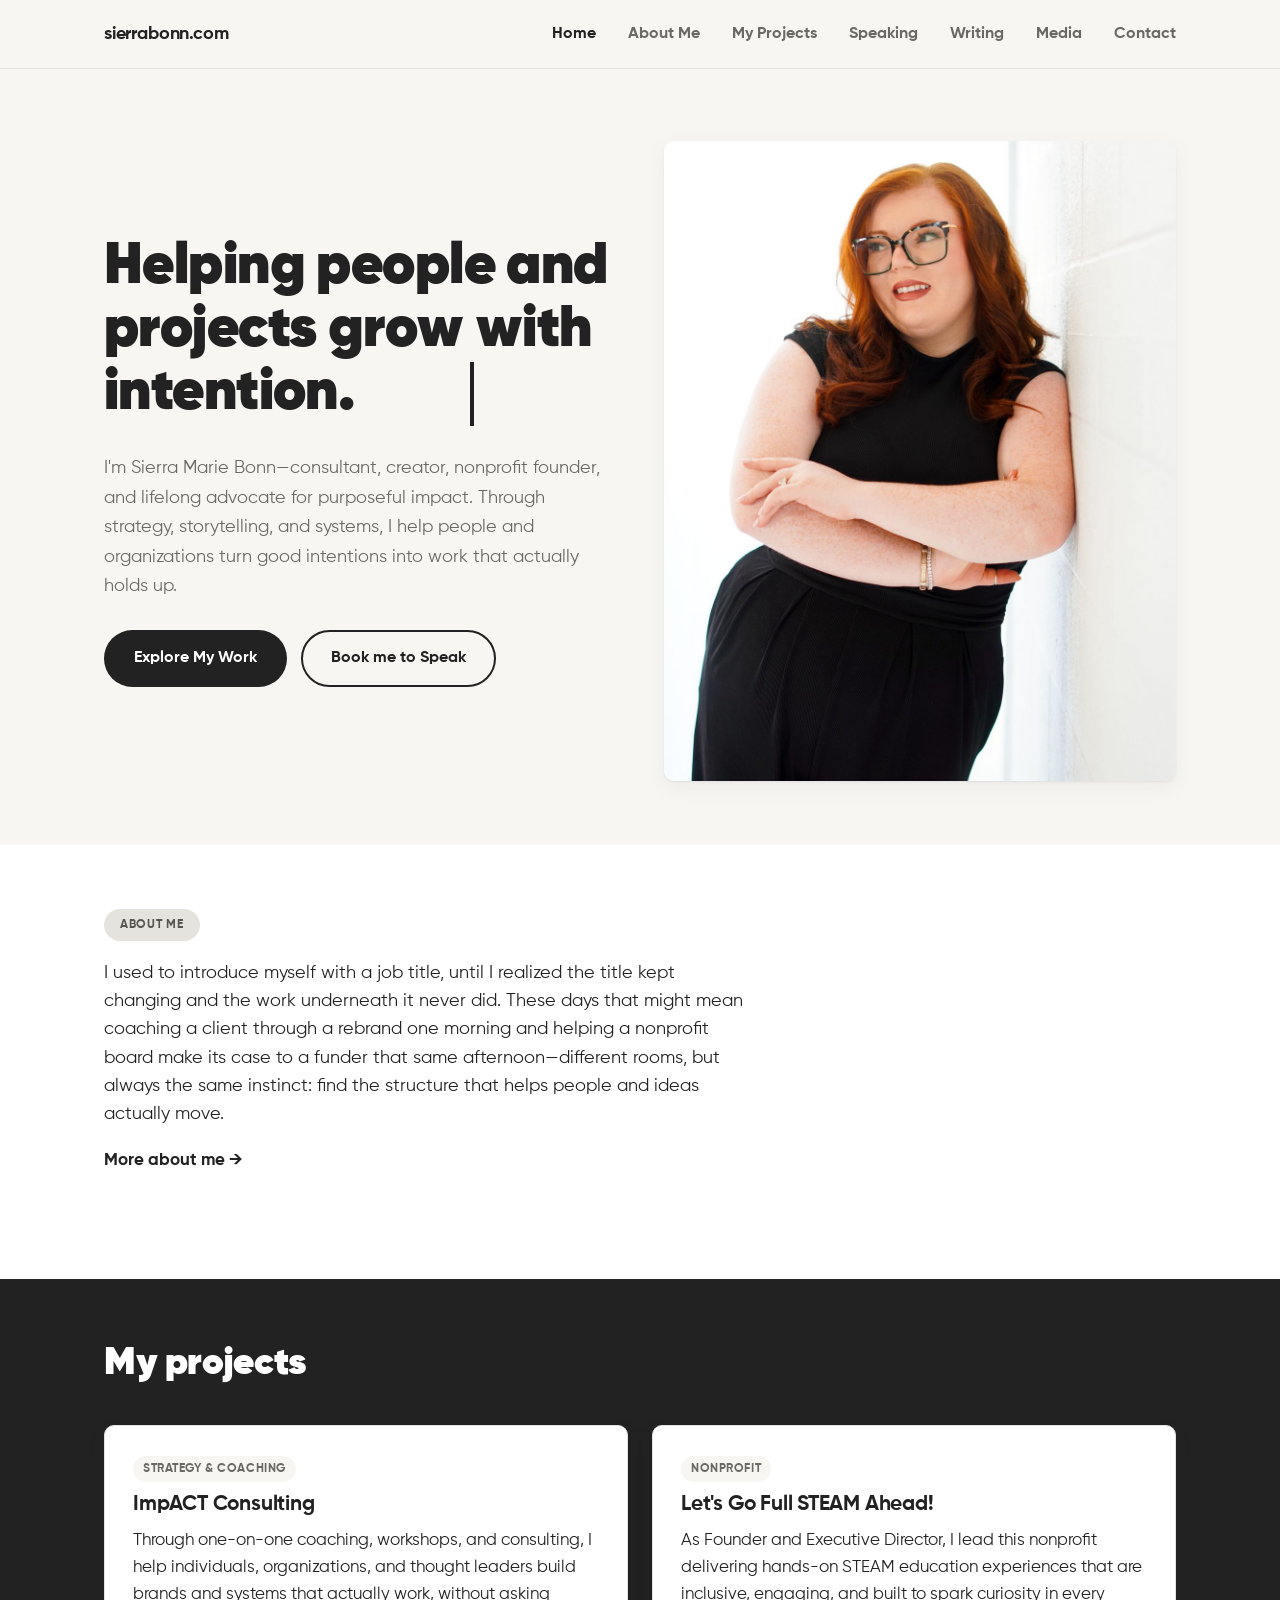
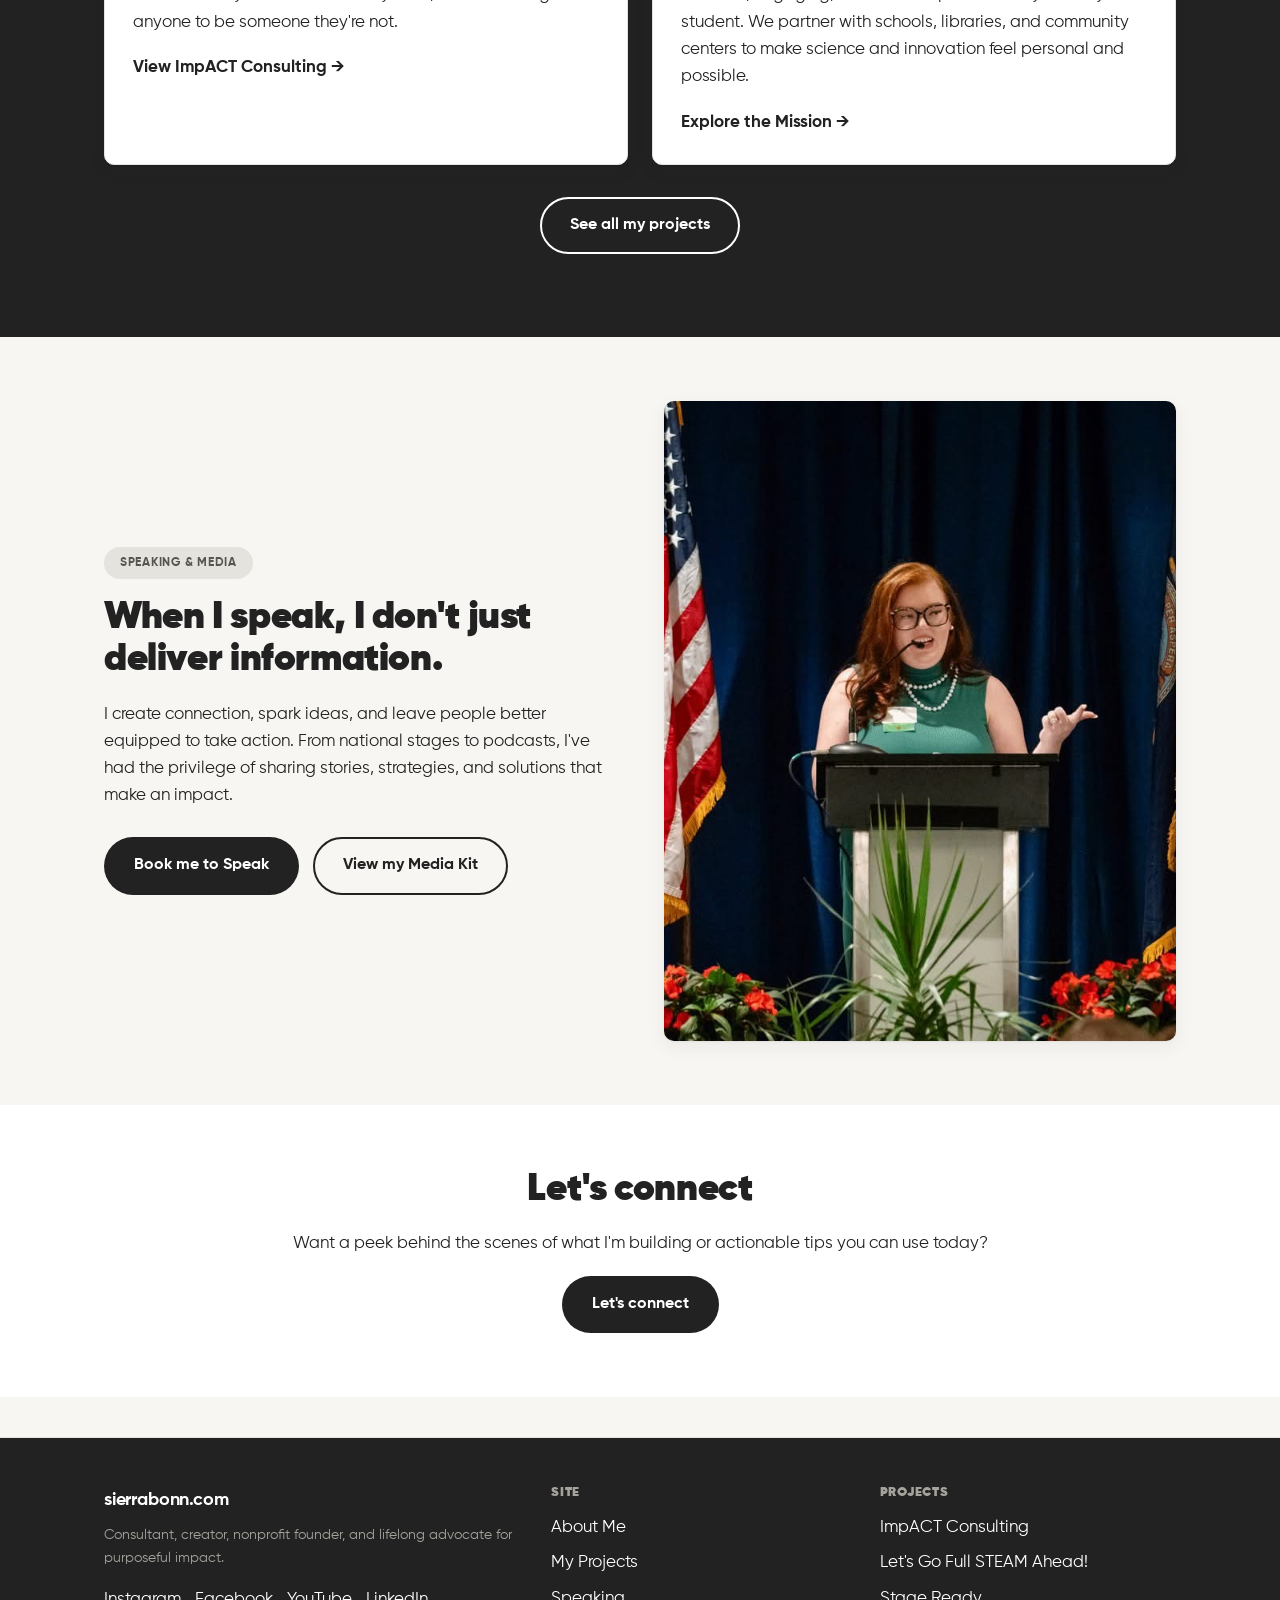
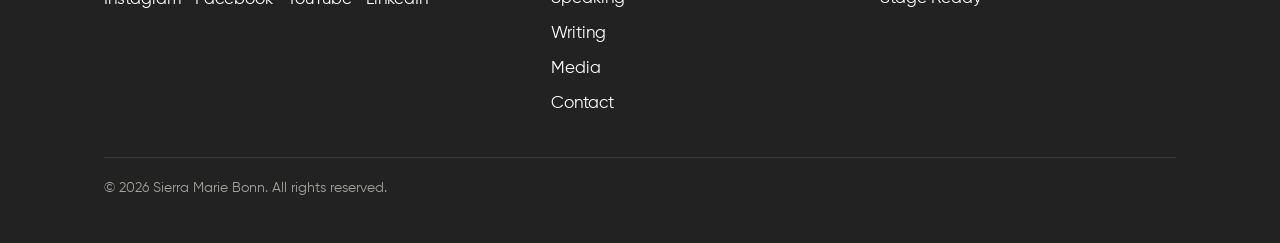
<file: index.html>
<!DOCTYPE html>
<html lang="en">
<head>
<meta charset="UTF-8">
<meta name="viewport" content="width=device-width, initial-scale=1">
<title>Sierra Marie Bonn | Consultant, Speaker &amp; Founder</title>
<meta name="description" content="Sierra Marie Bonn is a consultant, creator, and nonprofit founder helping people and organizations grow with intention through strategy, storytelling, and systems.">
<link rel="canonical" href="https://sierrabonn.com/">
<meta property="og:type" content="website">
<meta property="og:title" content="Sierra Marie Bonn | Consultant, Speaker &amp; Founder">
<meta property="og:description" content="Helping people and projects grow with intention.">
<meta property="og:url" content="https://sierrabonn.com/">
<link rel="icon" href="/assets/images/favicon.png">
<link rel="apple-touch-icon" href="/assets/images/apple-touch-icon.png">
<link rel="stylesheet" href="/css/style.css">
<script type="application/ld+json">
{
  "@context": "https://schema.org",
  "@type": "Person",
  "name": "Sierra Marie Bonn",
  "url": "https://sierrabonn.com/",
  "sameAs": [
    "https://www.instagram.com/sierramariebonn/",
    "https://www.facebook.com/SierraMBonn/",
    "https://www.youtube.com/c/SierraMarieBonn/videos",
    "https://impactconsultingagency.org/"
  ]
}
</script>
</head>
<body>
<a class="skip-link" href="#main">Skip to content</a>
<header class="site-header">
  <div class="container">
    <a class="logo" href="/index.html">sierrabonn.com</a>
    <button class="nav-toggle" aria-expanded="false" aria-controls="primary-nav">&#9776; Menu</button>
    <nav class="primary-nav" id="primary-nav" aria-label="Primary">
      <ul>
        <li><a href="/index.html" aria-current="page">Home</a></li>
        <li><a href="/about-me.html">About Me</a></li>
        <li><a href="/my-projects.html">My Projects</a></li>
        <li><a href="/speaking.html">Speaking</a></li>
        <li><a href="/writing.html">Writing</a></li>
        <li><a href="/media.html">Media</a></li>
        <li><a href="/contact.html">Contact</a></li>
      </ul>
    </nav>
  </div>
</header>

<main id="main">
  <section class="hero align-left">
    <div class="container grid grid-2" style="align-items:center; gap:48px;">
      <div>
        <h1>Helping people and projects grow with <span class="type-hero">intention.</span></h1>
        <p class="lede">I'm Sierra Marie Bonn&mdash;consultant, creator, nonprofit founder, and lifelong advocate for purposeful impact. Through strategy, storytelling, and systems, I help people and organizations turn good intentions into work that actually holds up.</p>
        <div class="hero-actions">
          <a class="btn btn-primary" href="/my-projects.html">Explore My Work</a>
          <a class="btn btn-outline" href="https://impactconsulting361378.hbportal.co/schedule/69012b7ce7403600354c7712">Book me to Speak</a>
        </div>
      </div>
      <img class="photo-feature" src="/assets/images/sierra-standing.jpeg" alt="Sierra Marie Bonn" loading="lazy">
    </div>
  </section>

  <section class="section-alt">
    <div class="container">
      <div class="section-head align-left">
        <span class="eyebrow">About me</span>
        <p style="font-size:1.1rem;">I used to introduce myself with a job title, until I realized the title kept changing and the work underneath it never did. These days that might mean coaching a client through a rebrand one morning and helping a nonprofit board make its case to a funder that same afternoon&mdash;different rooms, but always the same instinct: find the structure that helps people and ideas actually move.</p>
        <p><a class="card-link" href="/about-me.html">More about me &rarr;</a></p>
      </div>
    </div>
  </section>

  <section class="section-black">
    <div class="container">
      <div class="section-head align-left">
        <h2>My projects</h2>
      </div>
      <div class="grid grid-2">
        <div class="card">
          <span class="tag">Strategy &amp; Coaching</span>
          <h3>ImpACT Consulting</h3>
          <p>Through one-on-one coaching, workshops, and consulting, I help individuals, organizations, and thought leaders build brands and systems that actually work, without asking anyone to be someone they're not.</p>
          <a class="card-link" href="https://impactconsultingagency.org/">View ImpACT Consulting &rarr;</a>
        </div>
        <div class="card">
          <span class="tag">Nonprofit</span>
          <h3>Let's Go Full STEAM Ahead!</h3>
          <p>As Founder and Executive Director, I lead this nonprofit delivering hands-on STEAM education experiences that are inclusive, engaging, and built to spark curiosity in every student. We partner with schools, libraries, and community centers to make science and innovation feel personal and possible.</p>
          <a class="card-link" href="https://letsgofullsteamahead.com/">Explore the Mission &rarr;</a>
        </div>
      </div>
      <p class="text-center" style="margin-top:32px;"><a class="btn btn-outline" href="/my-projects.html" style="border-color:#fff; color:#fff;">See all my projects</a></p>
    </div>
  </section>

  <section>
    <div class="container grid grid-2" style="align-items:center; gap:48px;">
      <div>
        <span class="eyebrow">Speaking &amp; media</span>
        <h2>When I speak, I don't just deliver information.</h2>
        <p class="lede">I create connection, spark ideas, and leave people better equipped to take action. From national stages to podcasts, I've had the privilege of sharing stories, strategies, and solutions that make an impact.</p>
        <div class="hero-actions">
          <a class="btn btn-primary" href="/speaking.html">Book me to Speak</a>
          <a class="btn btn-outline" href="/media-kit.html">View my Media Kit</a>
        </div>
      </div>
      <img class="photo-feature" src="/assets/images/sierra-stage-girl-scouts.jpg" alt="Sierra Marie Bonn speaking at a podium" loading="lazy">
    </div>
  </section>

  <section class="section-alt text-center">
    <div class="container">
      <h2>Let's connect</h2>
      <p class="lede" style="margin-left:auto;margin-right:auto;">Want a peek behind the scenes of what I'm building or actionable tips you can use today?</p>
      <a class="btn btn-primary" href="https://sierramariebonn.substack.com/subscribe">Let's connect</a>
    </div>
  </section>
</main>

<footer class="site-footer">
  <div class="container">
    <div class="footer-grid">
      <div>
        <p class="logo" style="margin-bottom:10px;">sierrabonn.com</p>
        <p class="small" style="color:#a4a29b;">Consultant, creator, nonprofit founder, and lifelong advocate for purposeful impact.</p>
        <div class="footer-social">
          <a href="https://www.instagram.com/sierramariebonn/">Instagram</a>
          <a href="https://www.facebook.com/SierraMBonn/">Facebook</a>
          <a href="https://www.youtube.com/c/SierraMarieBonn/videos">YouTube</a>
          <a href="https://www.linkedin.com/in/sierramariebonn/">LinkedIn</a>
        </div>
      </div>
      <div>
        <h4>Site</h4>
        <ul>
          <li><a href="/about-me.html">About Me</a></li>
          <li><a href="/my-projects.html">My Projects</a></li>
          <li><a href="/speaking.html">Speaking</a></li>
          <li><a href="/writing.html">Writing</a></li>
          <li><a href="/media.html">Media</a></li>
          <li><a href="/contact.html">Contact</a></li>
        </ul>
      </div>
      <div>
        <h4>Projects</h4>
        <ul>
          <li><a href="https://impactconsultingagency.org/">ImpACT Consulting</a></li>
          <li><a href="https://letsgofullsteamahead.com/">Let's Go Full STEAM Ahead!</a></li>
          <li><a href="https://smbonn.github.io/stage-ready-landing-page/">Stage Ready</a></li>
        </ul>
      </div>
    </div>
    <div class="footer-bottom">
      <p>&copy; 2026 Sierra Marie Bonn. All rights reserved.</p>
    </div>
  </div>
</footer>
<script src="/js/main.js"></script>
</body>
</html>
</file>
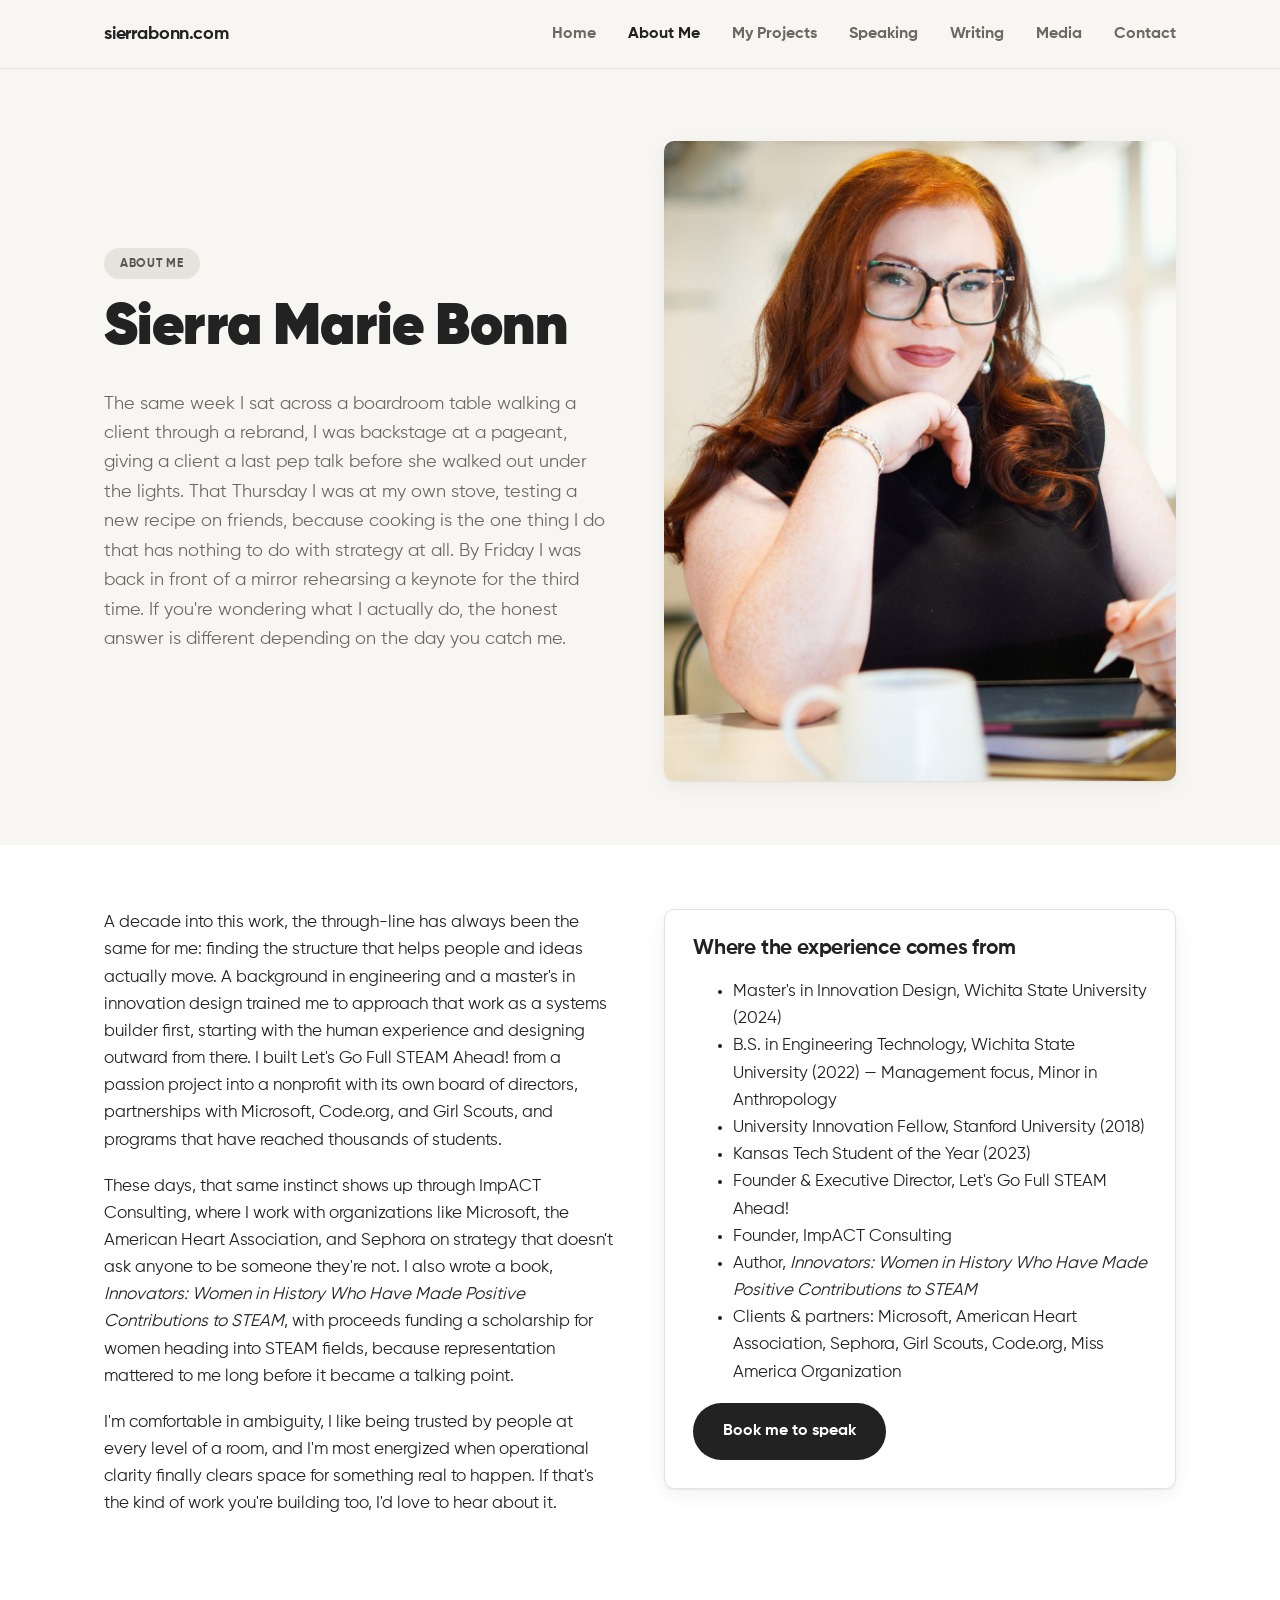
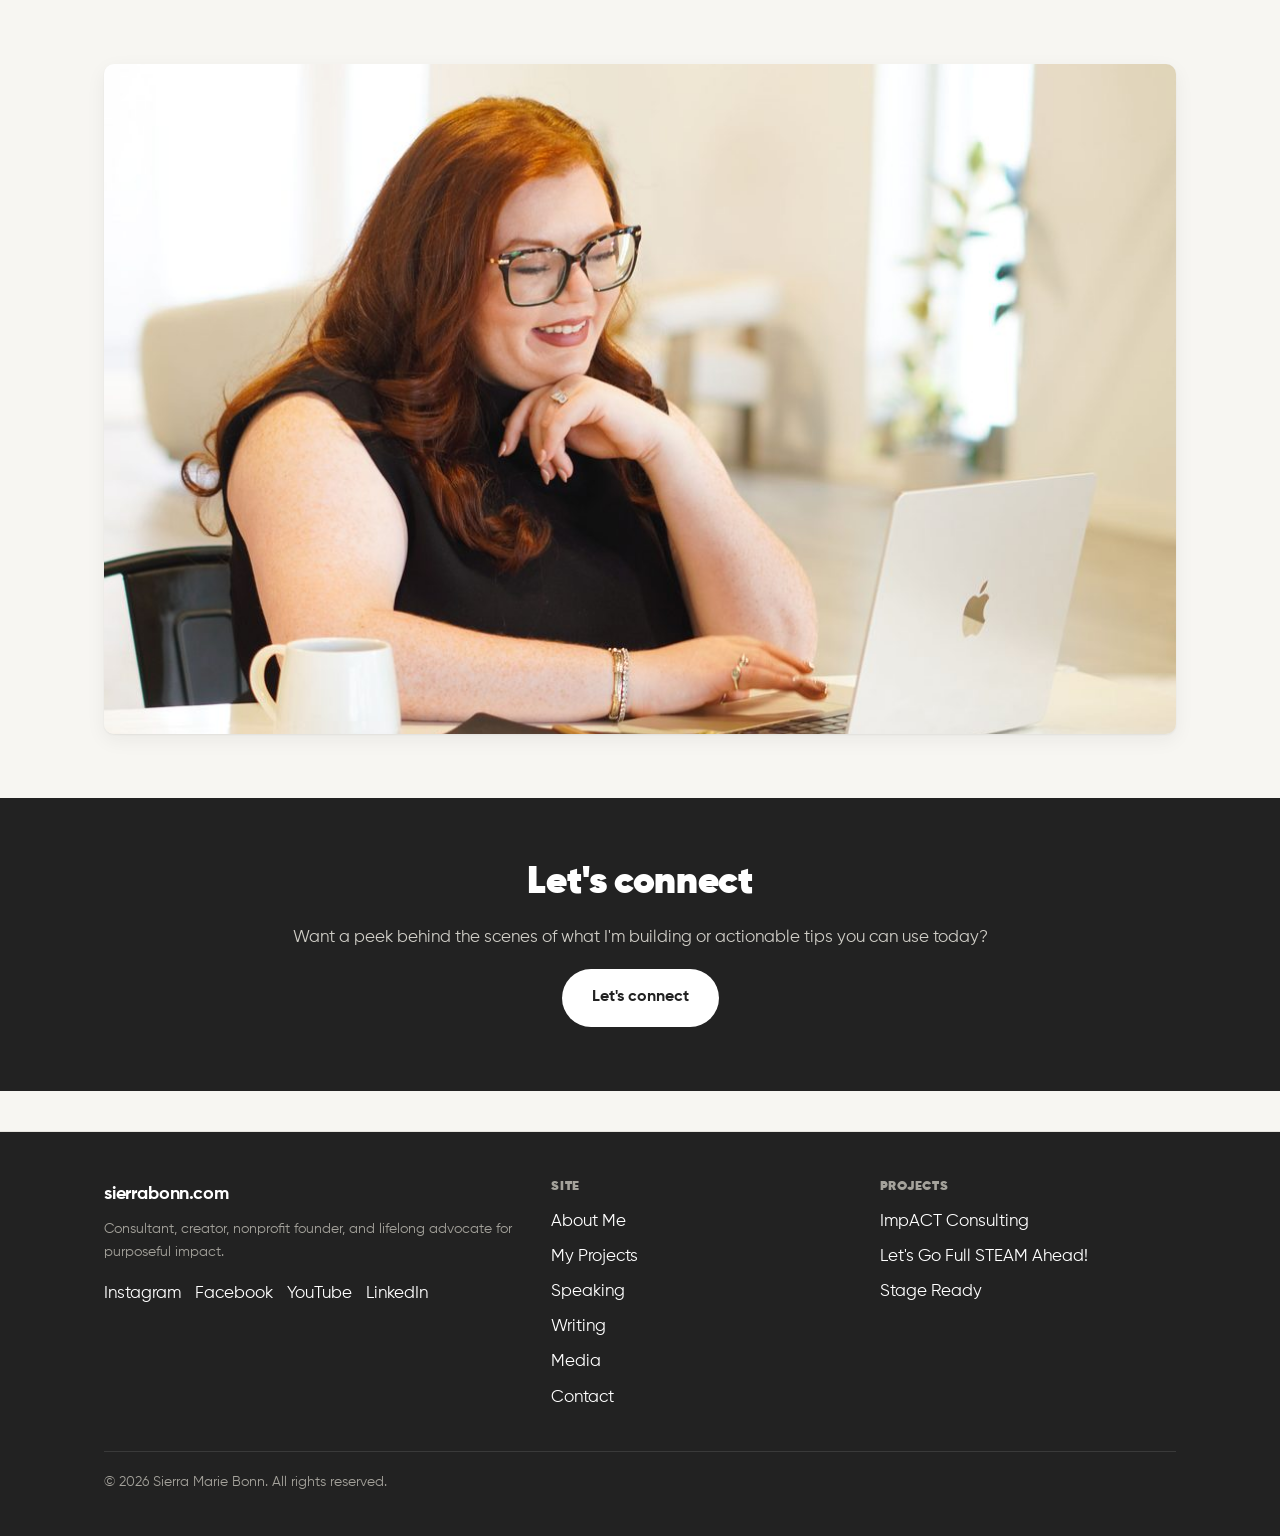
<file: about-me.html>
<!DOCTYPE html>
<html lang="en">
<head>
<meta charset="UTF-8">
<meta name="viewport" content="width=device-width, initial-scale=1">
<title>About Sierra Marie Bonn | Consultant, Speaker &amp; Founder</title>
<meta name="description" content="Sierra Marie Bonn is a consultant and nonprofit founder who has worked with Microsoft, Sephora, and the American Heart Association.">
<link rel="canonical" href="https://sierrabonn.com/about-me.html">
<meta property="og:type" content="profile">
<meta property="og:title" content="About Sierra Marie Bonn | Consultant, Speaker &amp; Founder">
<meta property="og:description" content="Sierra Marie Bonn is a consultant and nonprofit founder who has worked with Microsoft, Sephora, and the American Heart Association.">
<meta property="og:url" content="https://sierrabonn.com/about-me.html">
<link rel="icon" href="/assets/images/favicon.png">
<link rel="apple-touch-icon" href="/assets/images/apple-touch-icon.png">
<link rel="stylesheet" href="/css/style.css">
<script type="application/ld+json">
{
  "@context": "https://schema.org",
  "@type": "Person",
  "name": "Sierra Marie Bonn",
  "alternateName": "Sierra Bonn",
  "url": "https://sierrabonn.com/about-me.html",
  "image": "https://sierrabonn.com/assets/images/sierra-impact-headshot.jpeg",
  "jobTitle": ["Founder, ImpACT Consulting", "Executive Director, Let's Go Full STEAM Ahead!"],
  "worksFor": [
    { "@type": "Organization", "name": "ImpACT Consulting", "url": "https://impactconsultingagency.org/" },
    { "@type": "Organization", "name": "Let's Go Full STEAM Ahead!", "url": "https://letsgofullsteamahead.com/" }
  ],
  "alumniOf": [
    { "@type": "CollegeOrUniversity", "name": "Wichita State University" },
    { "@type": "CollegeOrUniversity", "name": "Stanford University" }
  ],
  "award": ["Kansas Tech Student of the Year (2023)", "University Innovation Fellow, Stanford University (2018)"],
  "knowsAbout": ["Digital Strategy", "STEAM Education", "Nonprofit Leadership", "Innovation Design", "Public Speaking", "Pageant Coaching"],
  "author": {
    "@type": "Book",
    "name": "Innovators: Women in History Who Have Made Positive Contributions to STEAM"
  },
  "sameAs": [
    "https://www.instagram.com/sierramariebonn/",
    "https://www.facebook.com/SierraMBonn/",
    "https://www.youtube.com/c/SierraMarieBonn/videos",
    "https://sierramariebonn.substack.com/",
    "https://impactconsultingagency.org/"
  ]
}
</script>
</head>
<body>
<a class="skip-link" href="#main">Skip to content</a>
<header class="site-header">
  <div class="container">
    <a class="logo" href="/index.html">sierrabonn.com</a>
    <button class="nav-toggle" aria-expanded="false" aria-controls="primary-nav">&#9776; Menu</button>
    <nav class="primary-nav" id="primary-nav" aria-label="Primary">
      <ul>
        <li><a href="/index.html">Home</a></li>
        <li><a href="/about-me.html" aria-current="page">About Me</a></li>
        <li><a href="/my-projects.html">My Projects</a></li>
        <li><a href="/speaking.html">Speaking</a></li>
        <li><a href="/writing.html">Writing</a></li>
        <li><a href="/media.html">Media</a></li>
        <li><a href="/contact.html">Contact</a></li>
      </ul>
    </nav>
  </div>
</header>

<main id="main">
  <section class="hero align-left">
    <div class="container grid grid-2" style="align-items:center; gap:48px;">
      <div>
        <span class="eyebrow">About me</span>
        <h1>Sierra Marie Bonn</h1>
        <p class="lede">The same week I sat across a boardroom table walking a client through a rebrand, I was backstage at a pageant, giving a client a last pep talk before she walked out under the lights. That Thursday I was at my own stove, testing a new recipe on friends, because cooking is the one thing I do that has nothing to do with strategy at all. By Friday I was back in front of a mirror rehearsing a keynote for the third time. If you're wondering what I actually do, the honest answer is different depending on the day you catch me.</p>
      </div>
      <img class="photo-feature" src="/assets/images/sierra-impact-headshot.jpeg" alt="Portrait of Sierra Marie Bonn" loading="lazy">
    </div>
  </section>

  <section class="section-alt">
    <div class="container grid grid-2" style="align-items:start; gap:48px;">
      <div>
        <p>A decade into this work, the through-line has always been the same for me: finding the structure that helps people and ideas actually move. A background in engineering and a master's in innovation design trained me to approach that work as a systems builder first, starting with the human experience and designing outward from there. I built Let's Go Full STEAM Ahead! from a passion project into a nonprofit with its own board of directors, partnerships with Microsoft, Code.org, and Girl Scouts, and programs that have reached thousands of students.</p>
        <p>These days, that same instinct shows up through ImpACT Consulting, where I work with organizations like Microsoft, the American Heart Association, and Sephora on strategy that doesn't ask anyone to be someone they're not. I also wrote a book, <em>Innovators: Women in History Who Have Made Positive Contributions to STEAM</em>, with proceeds funding a scholarship for women heading into STEAM fields, because representation mattered to me long before it became a talking point.</p>
        <p>I'm comfortable in ambiguity, I like being trusted by people at every level of a room, and I'm most energized when operational clarity finally clears space for something real to happen. If that's the kind of work you're building too, I'd love to hear about it.</p>
      </div>
      <div class="card">
        <h3>Where the experience comes from</h3>
        <ul>
          <li>Master's in Innovation Design, Wichita State University (2024)</li>
          <li>B.S. in Engineering Technology, Wichita State University (2022) &mdash; Management focus, Minor in Anthropology</li>
          <li>University Innovation Fellow, Stanford University (2018)</li>
          <li>Kansas Tech Student of the Year (2023)</li>
          <li>Founder &amp; Executive Director, <a href="https://letsgofullsteamahead.com/">Let's Go Full STEAM Ahead!</a></li>
          <li>Founder, <a href="https://impactconsultingagency.org/">ImpACT Consulting</a></li>
          <li>Author, <em>Innovators: Women in History Who Have Made Positive Contributions to STEAM</em></li>
          <li>Clients &amp; partners: Microsoft, American Heart Association, Sephora, Girl Scouts, Code.org, Miss America Organization</li>
        </ul>
        <a class="btn btn-primary" href="https://impactconsulting361378.hbportal.co/schedule/69012b7ce7403600354c7712">Book me to speak</a>
      </div>
    </div>
  </section>

  <section>
    <div class="container">
      <img class="photo-feature photo-feature-wide" src="/assets/images/using-computer.jpeg" alt="Sierra Marie Bonn at work" loading="lazy">
    </div>
  </section>

  <section class="section-black text-center">
    <div class="container">
      <h2>Let's connect</h2>
      <p class="lede" style="margin-left:auto;margin-right:auto;">Want a peek behind the scenes of what I'm building or actionable tips you can use today?</p>
      <a class="btn btn-primary" href="https://sierramariebonn.substack.com/subscribe" style="background:#fff; color:#222;">Let's connect</a>
    </div>
  </section>
</main>

<footer class="site-footer">
  <div class="container">
    <div class="footer-grid">
      <div>
        <p class="logo" style="margin-bottom:10px;">sierrabonn.com</p>
        <p class="small" style="color:#a4a29b;">Consultant, creator, nonprofit founder, and lifelong advocate for purposeful impact.</p>
        <div class="footer-social">
          <a href="https://www.instagram.com/sierramariebonn/">Instagram</a>
          <a href="https://www.facebook.com/SierraMBonn/">Facebook</a>
          <a href="https://www.youtube.com/c/SierraMarieBonn/videos">YouTube</a>
          <a href="https://www.linkedin.com/in/sierramariebonn/">LinkedIn</a>
        </div>
      </div>
      <div>
        <h4>Site</h4>
        <ul>
          <li><a href="/about-me.html">About Me</a></li>
          <li><a href="/my-projects.html">My Projects</a></li>
          <li><a href="/speaking.html">Speaking</a></li>
          <li><a href="/writing.html">Writing</a></li>
          <li><a href="/media.html">Media</a></li>
          <li><a href="/contact.html">Contact</a></li>
        </ul>
      </div>
      <div>
        <h4>Projects</h4>
        <ul>
          <li><a href="https://impactconsultingagency.org/">ImpACT Consulting</a></li>
          <li><a href="https://letsgofullsteamahead.com/">Let's Go Full STEAM Ahead!</a></li>
          <li><a href="https://smbonn.github.io/stage-ready-landing-page/">Stage Ready</a></li>
        </ul>
      </div>
    </div>
    <div class="footer-bottom">
      <p>&copy; 2026 Sierra Marie Bonn. All rights reserved.</p>
    </div>
  </div>
</footer>
<script src="/js/main.js"></script>
</body>
</html>
</file>
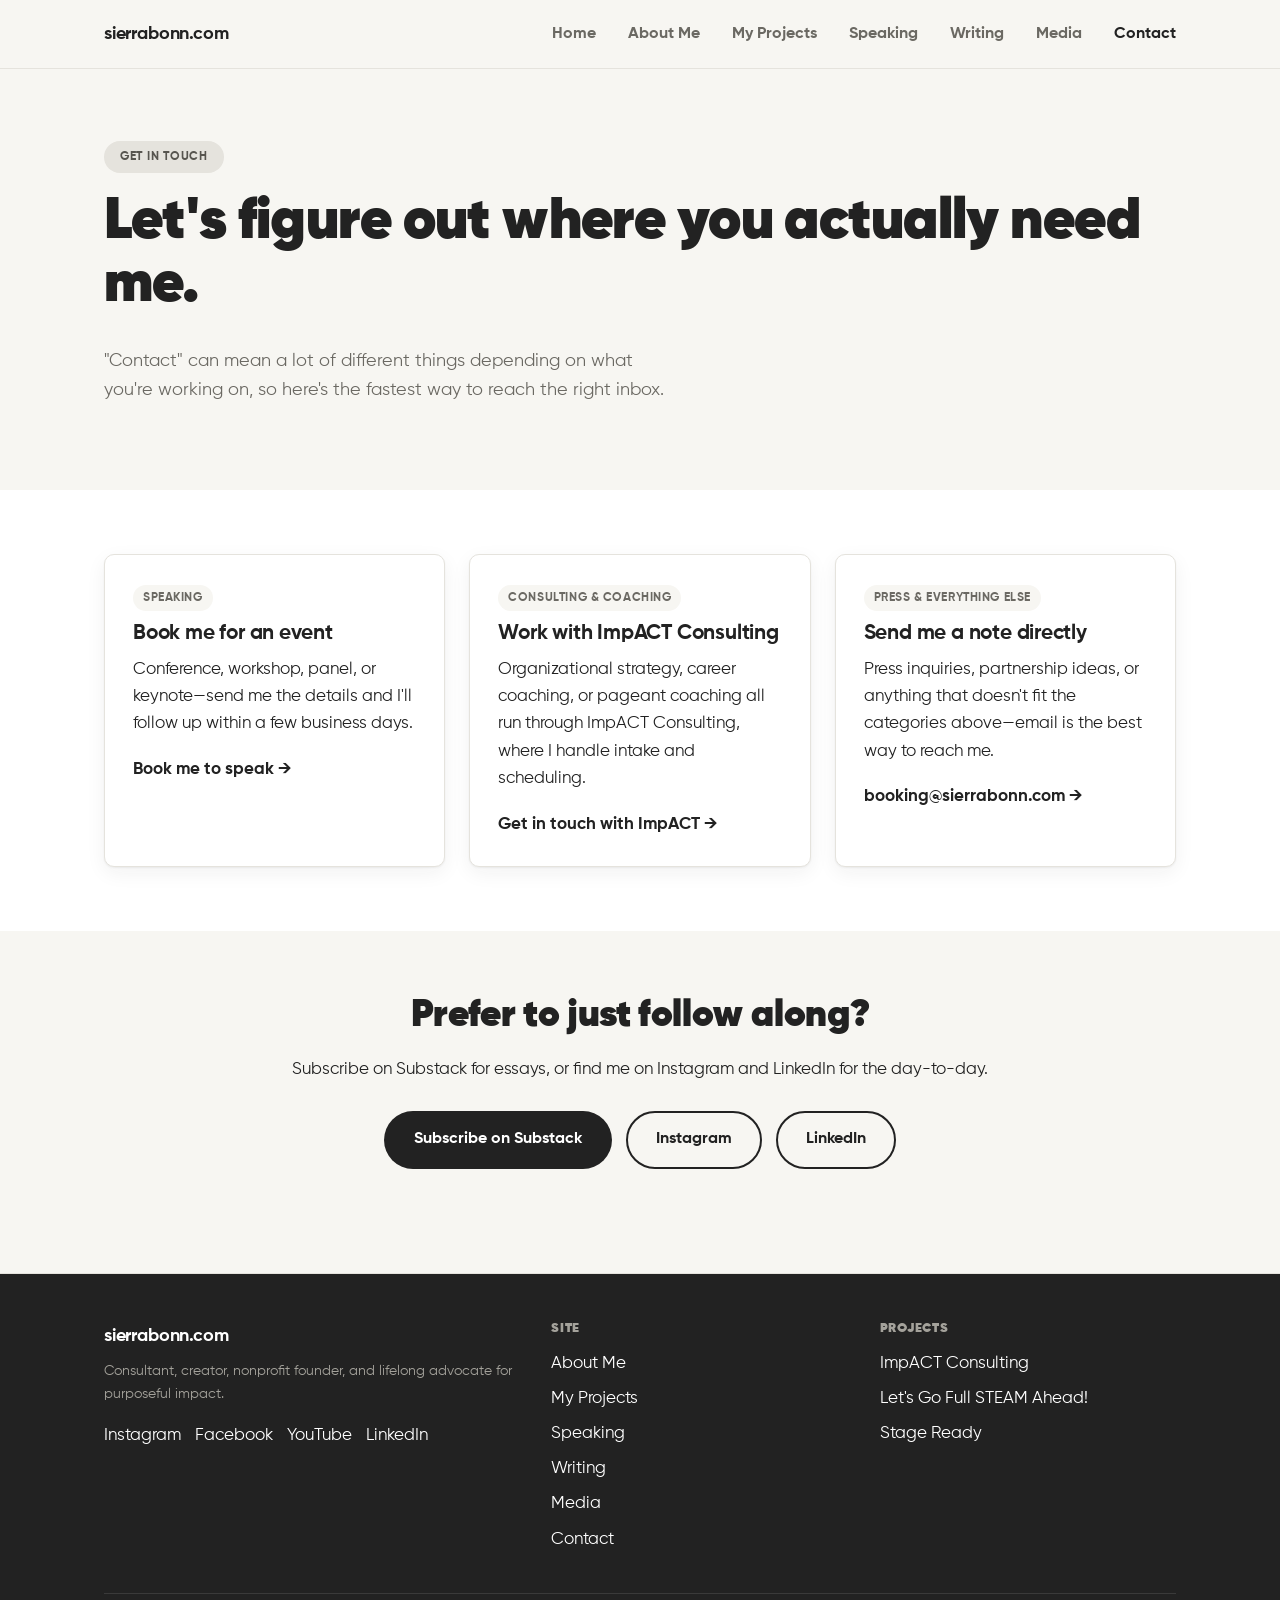
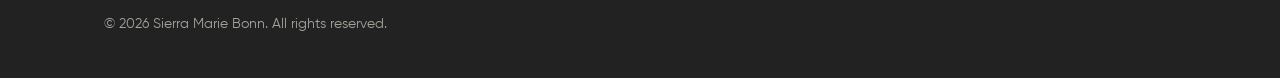
<file: contact.html>
<!DOCTYPE html>
<html lang="en">
<head>
<meta charset="UTF-8">
<meta name="viewport" content="width=device-width, initial-scale=1">
<title>Contact | Sierra Marie Bonn</title>
<meta name="description" content="Get in touch with Sierra Marie Bonn for speaking engagements, ImpACT Consulting inquiries, press, or general questions.">
<link rel="canonical" href="https://sierrabonn.com/contact.html">
<meta property="og:type" content="website">
<meta property="og:title" content="Contact | Sierra Marie Bonn">
<meta property="og:description" content="Get in touch with Sierra Marie Bonn for speaking engagements, consulting inquiries, press, or general questions.">
<meta property="og:url" content="https://sierrabonn.com/contact.html">
<link rel="icon" href="/assets/images/favicon.png">
<link rel="apple-touch-icon" href="/assets/images/apple-touch-icon.png">
<link rel="stylesheet" href="/css/style.css">
</head>
<body>
<a class="skip-link" href="#main">Skip to content</a>
<header class="site-header">
  <div class="container">
    <a class="logo" href="/index.html">sierrabonn.com</a>
    <button class="nav-toggle" aria-expanded="false" aria-controls="primary-nav">&#9776; Menu</button>
    <nav class="primary-nav" id="primary-nav" aria-label="Primary">
      <ul>
        <li><a href="/index.html">Home</a></li>
        <li><a href="/about-me.html">About Me</a></li>
        <li><a href="/my-projects.html">My Projects</a></li>
        <li><a href="/speaking.html">Speaking</a></li>
        <li><a href="/writing.html">Writing</a></li>
        <li><a href="/media.html">Media</a></li>
        <li><a href="/contact.html" aria-current="page">Contact</a></li>
      </ul>
    </nav>
  </div>
</header>

<main id="main">
  <section class="hero align-left">
    <div class="container">
      <span class="eyebrow">Get in touch</span>
      <h1>Let's figure out where you actually need me.</h1>
      <p class="lede">"Contact" can mean a lot of different things depending on what you're working on, so here's the fastest way to reach the right inbox.</p>
    </div>
  </section>

  <section class="section-alt">
    <div class="container grid grid-3">
      <div class="card">
        <span class="tag">Speaking</span>
        <h3>Book me for an event</h3>
        <p>Conference, workshop, panel, or keynote&mdash;send me the details and I'll follow up within a few business days.</p>
        <a class="card-link" href="https://impactconsulting361378.hbportal.co/schedule/69012b7ce7403600354c7712">Book me to speak &rarr;</a>
      </div>
      <div class="card">
        <span class="tag">Consulting &amp; Coaching</span>
        <h3>Work with ImpACT Consulting</h3>
        <p>Organizational strategy, career coaching, or pageant coaching all run through ImpACT Consulting, where I handle intake and scheduling.</p>
        <a class="card-link" href="https://impactconsultingagency.org/contact.html">Get in touch with ImpACT &rarr;</a>
      </div>
      <div class="card">
        <span class="tag">Press &amp; everything else</span>
        <h3>Send me a note directly</h3>
        <p>Press inquiries, partnership ideas, or anything that doesn't fit the categories above&mdash;email is the best way to reach me.</p>
        <a class="card-link" href="mailto:booking@sierrabonn.com">booking@sierrabonn.com &rarr;</a>
      </div>
    </div>
  </section>

  <section class="text-center">
    <div class="container">
      <h2>Prefer to just follow along?</h2>
      <p class="lede" style="margin-left:auto;margin-right:auto;">Subscribe on Substack for essays, or find me on Instagram and LinkedIn for the day-to-day.</p>
      <div class="hero-actions" style="justify-content:center;">
        <a class="btn btn-primary" href="https://sierramariebonn.substack.com/subscribe">Subscribe on Substack</a>
        <a class="btn btn-outline" href="https://www.instagram.com/sierramariebonn/">Instagram</a>
        <a class="btn btn-outline" href="https://www.linkedin.com/in/sierramariebonn/">LinkedIn</a>
      </div>
    </div>
  </section>
</main>

<footer class="site-footer">
  <div class="container">
    <div class="footer-grid">
      <div>
        <p class="logo" style="margin-bottom:10px;">sierrabonn.com</p>
        <p class="small" style="color:#a4a29b;">Consultant, creator, nonprofit founder, and lifelong advocate for purposeful impact.</p>
        <div class="footer-social">
          <a href="https://www.instagram.com/sierramariebonn/">Instagram</a>
          <a href="https://www.facebook.com/SierraMBonn/">Facebook</a>
          <a href="https://www.youtube.com/c/SierraMarieBonn/videos">YouTube</a>
          <a href="https://www.linkedin.com/in/sierramariebonn/">LinkedIn</a>
        </div>
      </div>
      <div>
        <h4>Site</h4>
        <ul>
          <li><a href="/about-me.html">About Me</a></li>
          <li><a href="/my-projects.html">My Projects</a></li>
          <li><a href="/speaking.html">Speaking</a></li>
          <li><a href="/writing.html">Writing</a></li>
          <li><a href="/media.html">Media</a></li>
          <li><a href="/contact.html">Contact</a></li>
        </ul>
      </div>
      <div>
        <h4>Projects</h4>
        <ul>
          <li><a href="https://impactconsultingagency.org/">ImpACT Consulting</a></li>
          <li><a href="https://letsgofullsteamahead.com/">Let's Go Full STEAM Ahead!</a></li>
          <li><a href="https://smbonn.github.io/stage-ready-landing-page/">Stage Ready</a></li>
        </ul>
      </div>
    </div>
    <div class="footer-bottom">
      <p>&copy; 2026 Sierra Marie Bonn. All rights reserved.</p>
    </div>
  </div>
</footer>
<script src="/js/main.js"></script>
</body>
</html>
</file>
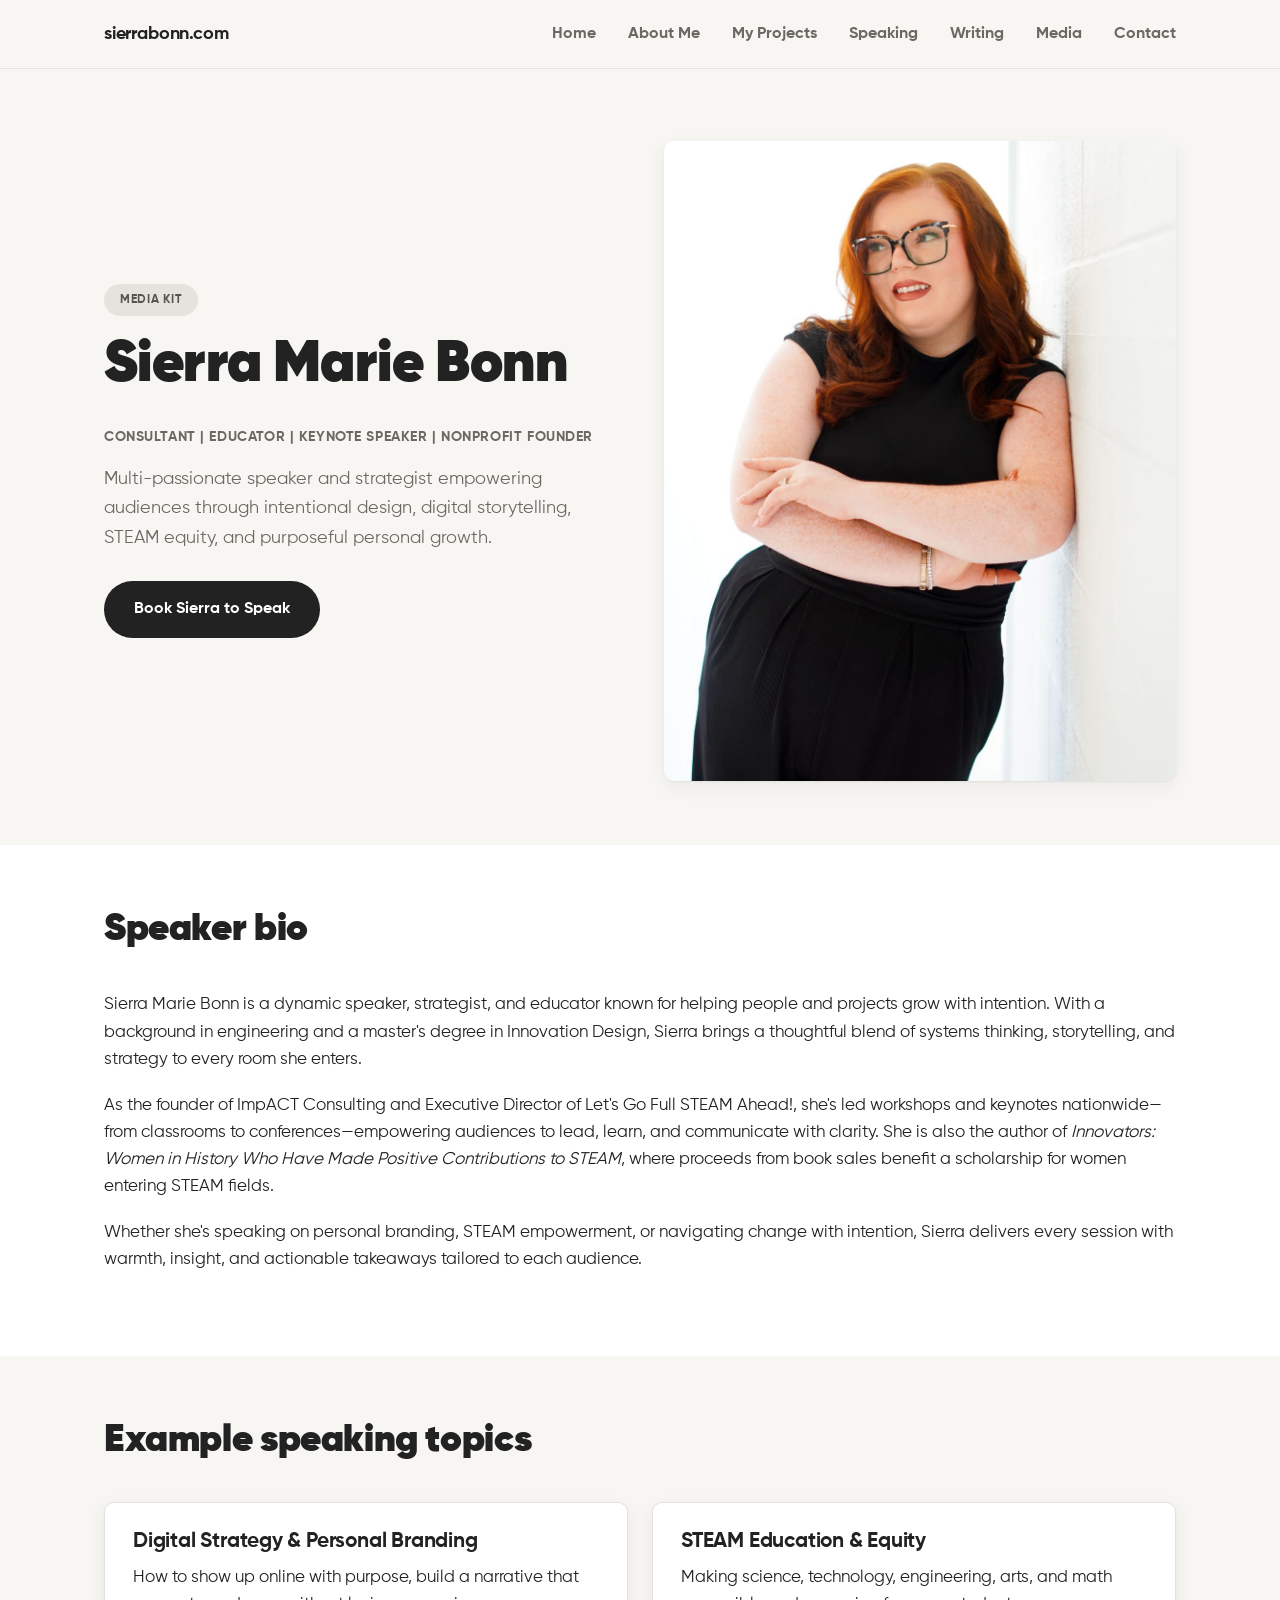
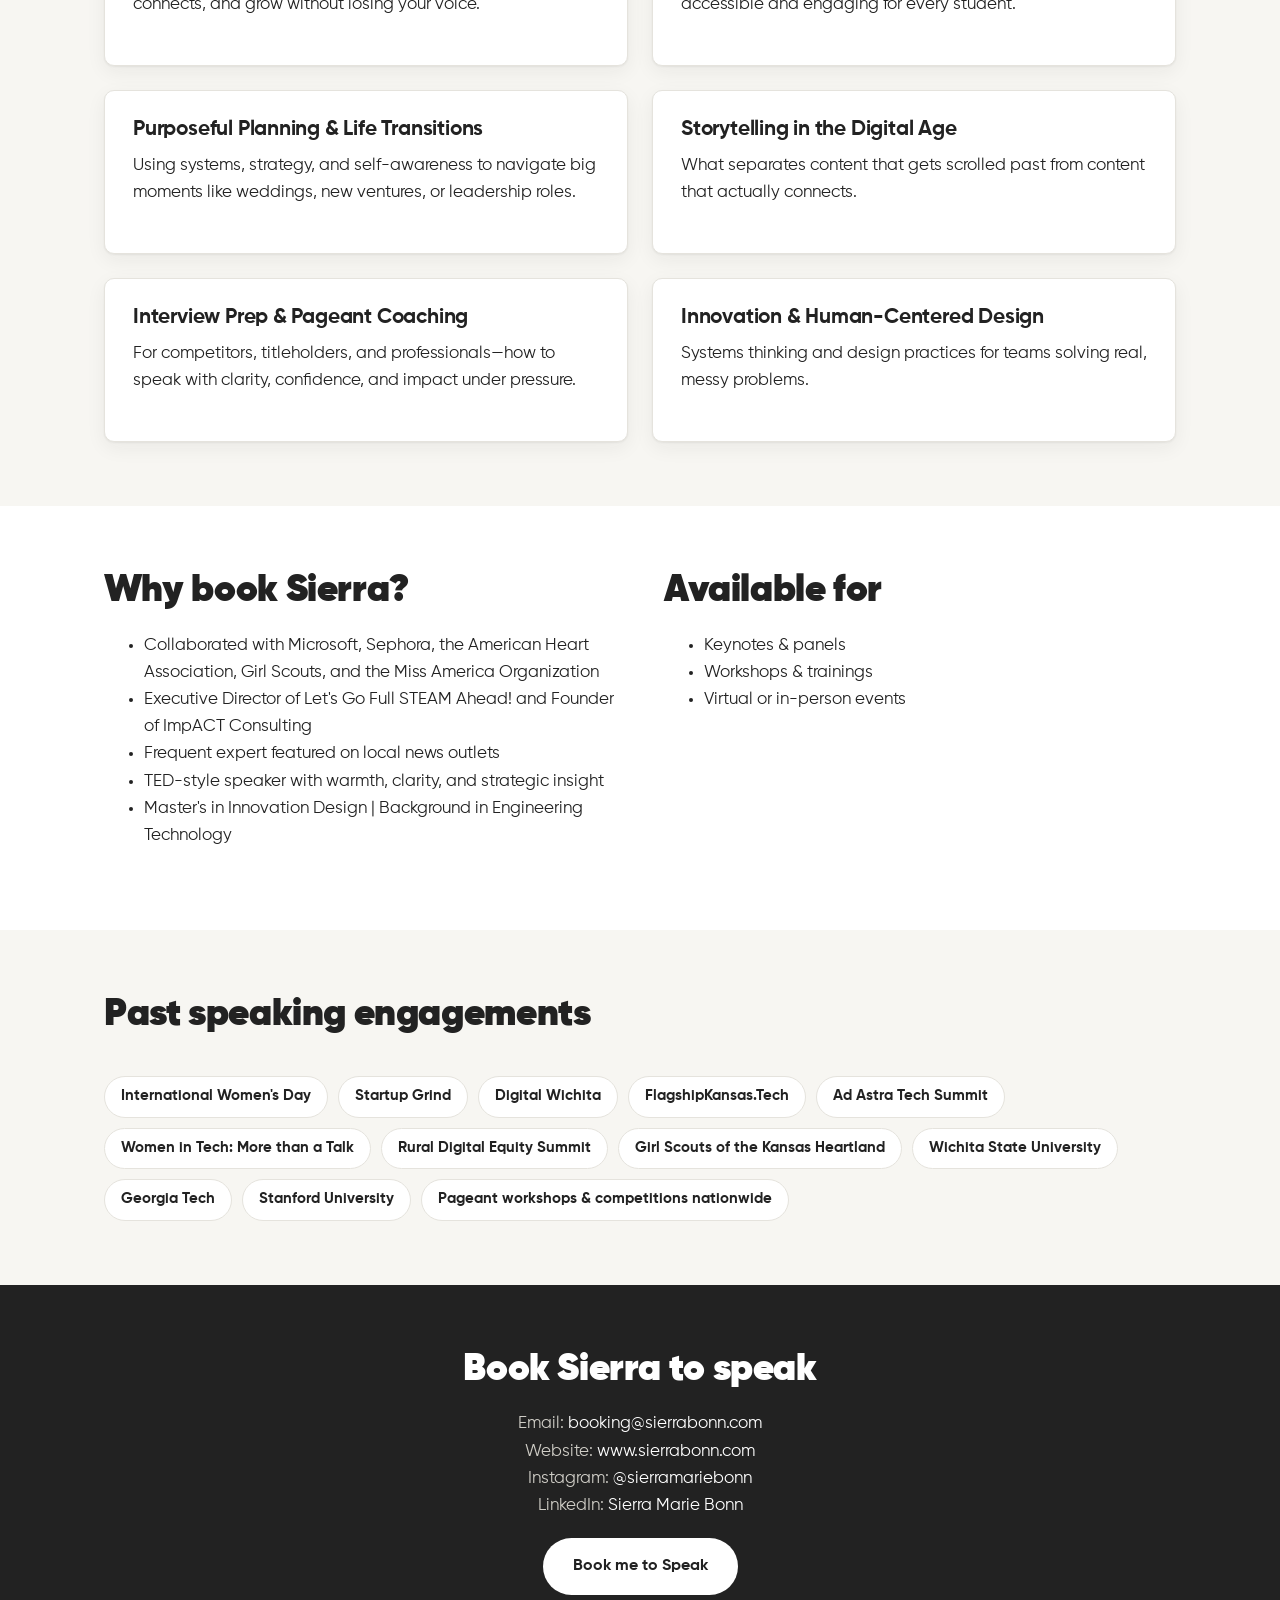
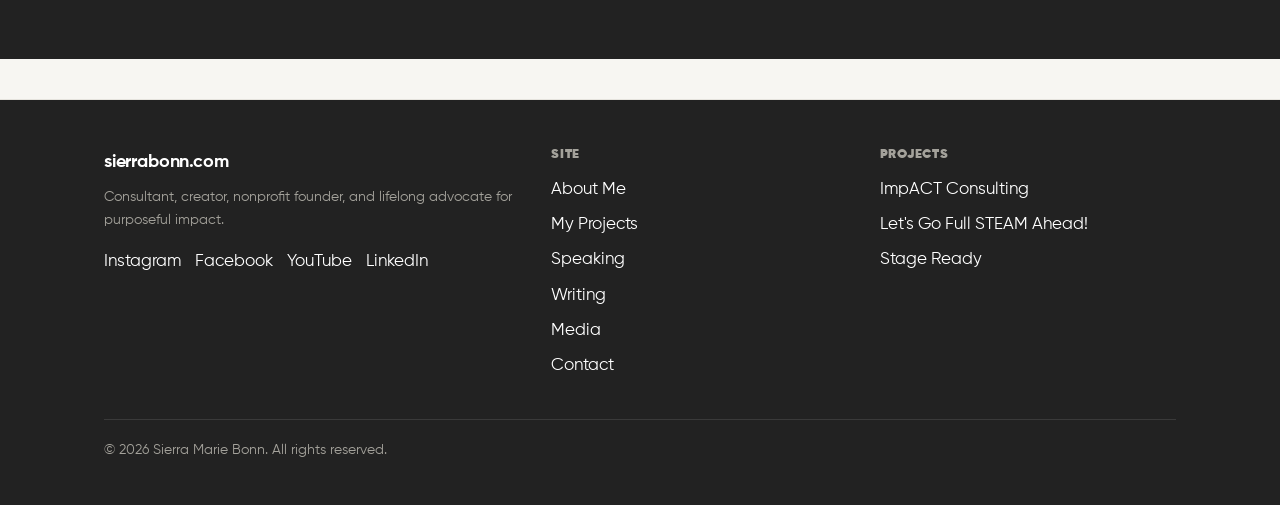
<file: media-kit.html>
<!DOCTYPE html>
<html lang="en">
<head>
<meta charset="UTF-8">
<meta name="viewport" content="width=device-width, initial-scale=1">
<title>Media Kit | Sierra Marie Bonn</title>
<meta name="description" content="Sierra Marie Bonn's media kit: speaker bio, topics, past engagements, and booking info for consultants, educators, and event organizers.">
<link rel="canonical" href="https://sierrabonn.com/media-kit.html">
<meta property="og:type" content="profile">
<meta property="og:title" content="Media Kit | Sierra Marie Bonn">
<meta property="og:description" content="Sierra Marie Bonn's media kit: speaker bio, topics, past engagements, and booking info.">
<meta property="og:url" content="https://sierrabonn.com/media-kit.html">
<link rel="icon" href="/assets/images/favicon.png">
<link rel="apple-touch-icon" href="/assets/images/apple-touch-icon.png">
<link rel="stylesheet" href="/css/style.css">
<script type="application/ld+json">
{
  "@context": "https://schema.org",
  "@type": "ProfilePage",
  "mainEntity": {
    "@type": "Person",
    "name": "Sierra Marie Bonn",
    "url": "https://sierrabonn.com/about-me.html",
    "image": "https://sierrabonn.com/assets/images/sierra-standing.jpeg",
    "jobTitle": ["Consultant", "Educator", "Keynote Speaker", "Nonprofit Founder"],
    "knowsAbout": ["Digital Strategy", "Personal Branding", "STEAM Education", "Public Speaking", "Pageant Coaching", "Innovation Design"],
    "sameAs": [
      "https://www.instagram.com/sierramariebonn/",
      "https://www.linkedin.com/in/sierramariebonn/",
      "https://impactconsultingagency.org/"
    ]
  }
}
</script>
</head>
<body>
<a class="skip-link" href="#main">Skip to content</a>
<header class="site-header">
  <div class="container">
    <a class="logo" href="/index.html">sierrabonn.com</a>
    <button class="nav-toggle" aria-expanded="false" aria-controls="primary-nav">&#9776; Menu</button>
    <nav class="primary-nav" id="primary-nav" aria-label="Primary">
      <ul>
        <li><a href="/index.html">Home</a></li>
        <li><a href="/about-me.html">About Me</a></li>
        <li><a href="/my-projects.html">My Projects</a></li>
        <li><a href="/speaking.html">Speaking</a></li>
        <li><a href="/writing.html">Writing</a></li>
        <li><a href="/media.html">Media</a></li>
        <li><a href="/contact.html">Contact</a></li>
      </ul>
    </nav>
  </div>
</header>

<main id="main">
  <section class="hero align-left">
    <div class="container grid grid-2" style="align-items:center; gap:48px;">
      <div>
        <span class="eyebrow">Media kit</span>
        <h1>Sierra Marie Bonn</h1>
        <p class="small" style="text-transform:uppercase; letter-spacing:0.04em; font-weight:700;">Consultant | Educator | Keynote Speaker | Nonprofit Founder</p>
        <p class="lede">Multi-passionate speaker and strategist empowering audiences through intentional design, digital storytelling, STEAM equity, and purposeful personal growth.</p>
        <div class="hero-actions">
          <a class="btn btn-primary" href="https://impactconsulting361378.hbportal.co/schedule/69012b7ce7403600354c7712">Book Sierra to Speak</a>
        </div>
      </div>
      <img class="photo-feature" src="/assets/images/sierra-standing.jpeg" alt="Sierra Marie Bonn" loading="lazy">
    </div>
  </section>

  <section class="section-alt">
    <div class="container">
      <div class="section-head align-left">
        <h2>Speaker bio</h2>
      </div>
      <p>Sierra Marie Bonn is a dynamic speaker, strategist, and educator known for helping people and projects grow with intention. With a background in engineering and a master's degree in Innovation Design, Sierra brings a thoughtful blend of systems thinking, storytelling, and strategy to every room she enters.</p>
      <p>As the founder of ImpACT Consulting and Executive Director of Let's Go Full STEAM Ahead!, she's led workshops and keynotes nationwide&mdash;from classrooms to conferences&mdash;empowering audiences to lead, learn, and communicate with clarity. She is also the author of <em>Innovators: Women in History Who Have Made Positive Contributions to STEAM</em>, where proceeds from book sales benefit a scholarship for women entering STEAM fields.</p>
      <p>Whether she's speaking on personal branding, STEAM empowerment, or navigating change with intention, Sierra delivers every session with warmth, insight, and actionable takeaways tailored to each audience.</p>
    </div>
  </section>

  <section>
    <div class="container">
      <div class="section-head align-left">
        <h2>Example speaking topics</h2>
      </div>
      <div class="grid grid-2">
        <div class="card">
          <h3>Digital Strategy &amp; Personal Branding</h3>
          <p>How to show up online with purpose, build a narrative that connects, and grow without losing your voice.</p>
        </div>
        <div class="card">
          <h3>STEAM Education &amp; Equity</h3>
          <p>Making science, technology, engineering, arts, and math accessible and engaging for every student.</p>
        </div>
        <div class="card">
          <h3>Purposeful Planning &amp; Life Transitions</h3>
          <p>Using systems, strategy, and self-awareness to navigate big moments like weddings, new ventures, or leadership roles.</p>
        </div>
        <div class="card">
          <h3>Storytelling in the Digital Age</h3>
          <p>What separates content that gets scrolled past from content that actually connects.</p>
        </div>
        <div class="card">
          <h3>Interview Prep &amp; Pageant Coaching</h3>
          <p>For competitors, titleholders, and professionals&mdash;how to speak with clarity, confidence, and impact under pressure.</p>
        </div>
        <div class="card">
          <h3>Innovation &amp; Human-Centered Design</h3>
          <p>Systems thinking and design practices for teams solving real, messy problems.</p>
        </div>
      </div>
    </div>
  </section>

  <section class="section-alt">
    <div class="container grid grid-2" style="align-items:start; gap:48px;">
      <div>
        <h2>Why book Sierra?</h2>
        <ul>
          <li>Collaborated with Microsoft, Sephora, the American Heart Association, Girl Scouts, and the Miss America Organization</li>
          <li>Executive Director of Let's Go Full STEAM Ahead! and Founder of <a href="https://impactconsultingagency.org/">ImpACT Consulting</a></li>
          <li>Frequent expert featured on local news outlets</li>
          <li>TED-style speaker with warmth, clarity, and strategic insight</li>
          <li>Master's in Innovation Design | Background in Engineering Technology</li>
        </ul>
      </div>
      <div>
        <h2>Available for</h2>
        <ul>
          <li>Keynotes &amp; panels</li>
          <li>Workshops &amp; trainings</li>
          <li>Virtual or in-person events</li>
        </ul>
      </div>
    </div>
  </section>

  <section>
    <div class="container">
      <div class="section-head align-left">
        <h2>Past speaking engagements</h2>
      </div>
      <div class="pill-list">
        <span class="pill">International Women's Day</span>
        <span class="pill">Startup Grind</span>
        <span class="pill">Digital Wichita</span>
        <span class="pill">FlagshipKansas.Tech</span>
        <span class="pill">Ad Astra Tech Summit</span>
        <span class="pill">Women in Tech: More than a Talk</span>
        <span class="pill">Rural Digital Equity Summit</span>
        <span class="pill">Girl Scouts of the Kansas Heartland</span>
        <span class="pill">Wichita State University</span>
        <span class="pill">Georgia Tech</span>
        <span class="pill">Stanford University</span>
        <span class="pill">Pageant workshops &amp; competitions nationwide</span>
      </div>
    </div>
  </section>

  <section class="section-black text-center">
    <div class="container">
      <h2>Book Sierra to speak</h2>
      <p class="lede" style="margin-left:auto;margin-right:auto;">Email: <a href="mailto:booking@sierrabonn.com" style="color:#fff;">booking@sierrabonn.com</a><br>
      Website: <a href="https://sierrabonn.com/" style="color:#fff;">www.sierrabonn.com</a><br>
      Instagram: <a href="https://www.instagram.com/sierramariebonn/" style="color:#fff;">@sierramariebonn</a><br>
      LinkedIn: <a href="https://www.linkedin.com/in/sierramariebonn/" style="color:#fff;">Sierra Marie Bonn</a></p>
      <a class="btn btn-primary" href="https://impactconsulting361378.hbportal.co/schedule/69012b7ce7403600354c7712" style="background:#fff; color:#222;">Book me to Speak</a>
    </div>
  </section>
</main>

<footer class="site-footer">
  <div class="container">
    <div class="footer-grid">
      <div>
        <p class="logo" style="margin-bottom:10px;">sierrabonn.com</p>
        <p class="small" style="color:#a4a29b;">Consultant, creator, nonprofit founder, and lifelong advocate for purposeful impact.</p>
        <div class="footer-social">
          <a href="https://www.instagram.com/sierramariebonn/">Instagram</a>
          <a href="https://www.facebook.com/SierraMBonn/">Facebook</a>
          <a href="https://www.youtube.com/c/SierraMarieBonn/videos">YouTube</a>
          <a href="https://www.linkedin.com/in/sierramariebonn/">LinkedIn</a>
        </div>
      </div>
      <div>
        <h4>Site</h4>
        <ul>
          <li><a href="/about-me.html">About Me</a></li>
          <li><a href="/my-projects.html">My Projects</a></li>
          <li><a href="/speaking.html">Speaking</a></li>
          <li><a href="/writing.html">Writing</a></li>
          <li><a href="/media.html">Media</a></li>
          <li><a href="/contact.html">Contact</a></li>
        </ul>
      </div>
      <div>
        <h4>Projects</h4>
        <ul>
          <li><a href="https://impactconsultingagency.org/">ImpACT Consulting</a></li>
          <li><a href="https://letsgofullsteamahead.com/">Let's Go Full STEAM Ahead!</a></li>
          <li><a href="https://smbonn.github.io/stage-ready-landing-page/">Stage Ready</a></li>
        </ul>
      </div>
    </div>
    <div class="footer-bottom">
      <p>&copy; 2026 Sierra Marie Bonn. All rights reserved.</p>
    </div>
  </div>
</footer>
<script src="/js/main.js"></script>
</body>
</html>
</file>
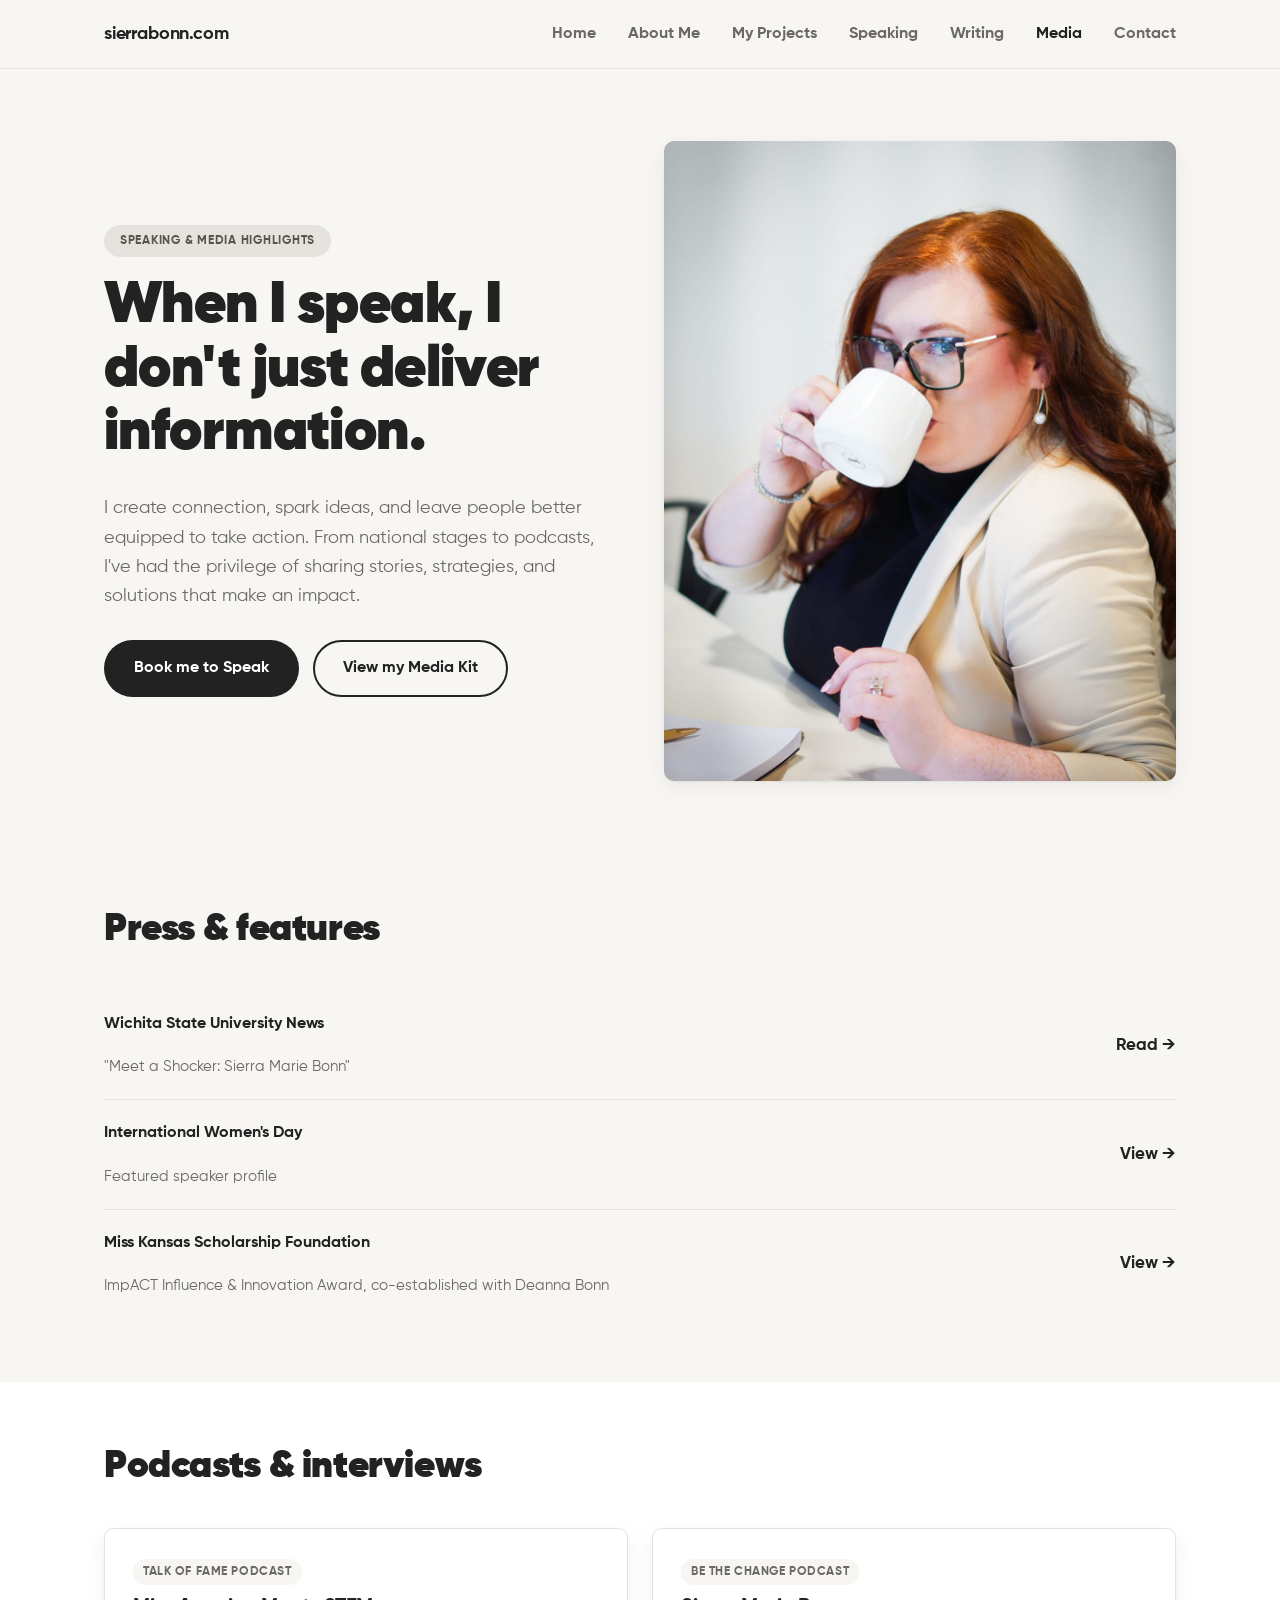
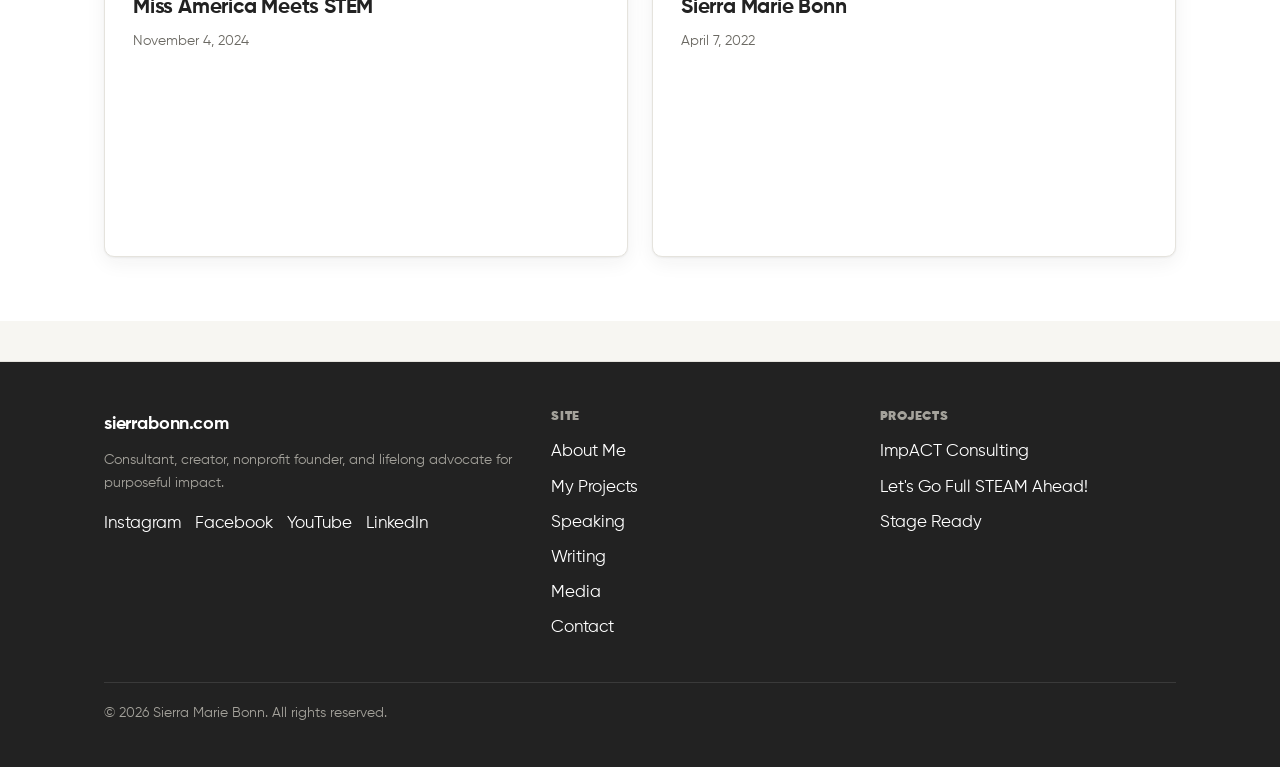
<file: media.html>
<!DOCTYPE html>
<html lang="en">
<head>
<meta charset="UTF-8">
<meta name="viewport" content="width=device-width, initial-scale=1">
<title>Speaking &amp; Media | Sierra Marie Bonn</title>
<meta name="description" content="Speaking topics, press features, and media highlights from Sierra Marie Bonn: strategist, speaker, and nonprofit founder.">
<link rel="canonical" href="https://sierrabonn.com/media.html">
<meta property="og:type" content="website">
<meta property="og:title" content="Speaking &amp; Media | Sierra Marie Bonn">
<meta property="og:description" content="Speaking topics, press features, and media highlights from Sierra Marie Bonn.">
<meta property="og:url" content="https://sierrabonn.com/media.html">
<link rel="icon" href="/assets/images/favicon.png">
<link rel="apple-touch-icon" href="/assets/images/apple-touch-icon.png">
<link rel="stylesheet" href="/css/style.css">
</head>
<body>
<a class="skip-link" href="#main">Skip to content</a>
<header class="site-header">
  <div class="container">
    <a class="logo" href="/index.html">sierrabonn.com</a>
    <button class="nav-toggle" aria-expanded="false" aria-controls="primary-nav">&#9776; Menu</button>
    <nav class="primary-nav" id="primary-nav" aria-label="Primary">
      <ul>
        <li><a href="/index.html">Home</a></li>
        <li><a href="/about-me.html">About Me</a></li>
        <li><a href="/my-projects.html">My Projects</a></li>
        <li><a href="/speaking.html">Speaking</a></li>
        <li><a href="/writing.html">Writing</a></li>
        <li><a href="/media.html" aria-current="page">Media</a></li>
        <li><a href="/contact.html">Contact</a></li>
      </ul>
    </nav>
  </div>
</header>

<main id="main">
  <section class="hero align-left">
    <div class="container grid grid-2" style="align-items:center; gap:48px;">
      <div>
        <span class="eyebrow">Speaking &amp; media highlights</span>
        <h1>When I speak, I don't just deliver information.</h1>
        <p class="lede">I create connection, spark ideas, and leave people better equipped to take action. From national stages to podcasts, I've had the privilege of sharing stories, strategies, and solutions that make an impact.</p>
        <div class="hero-actions">
          <a class="btn btn-primary" href="/speaking.html">Book me to Speak</a>
          <a class="btn btn-outline" href="/media-kit.html">View my Media Kit</a>
        </div>
      </div>
      <img class="photo-feature" src="/assets/images/coffee-silly.jpeg" alt="Sierra Marie Bonn" loading="lazy">
    </div>
  </section>

  <section>
    <div class="container">
      <div class="section-head align-left">
        <h2>Press &amp; features</h2>
      </div>
      <div class="press-item">
        <div>
          <p class="press-outlet">Wichita State University News</p>
          <p class="press-desc">"Meet a Shocker: Sierra Marie Bonn"</p>
        </div>
        <a class="press-link" href="https://news.wichita.edu/2024/04/30/meet-a-shocker-sierra-marie-bonn/">Read &rarr;</a>
      </div>
      <div class="press-item">
        <div>
          <p class="press-outlet">International Women's Day</p>
          <p class="press-desc">Featured speaker profile</p>
        </div>
        <a class="press-link" href="https://www.internationalwomensday.com/Speaker/1067/Sierra-Marie-Bonn">View &rarr;</a>
      </div>
      <div class="press-item">
        <div>
          <p class="press-outlet">Miss Kansas Scholarship Foundation</p>
          <p class="press-desc">ImpACT Influence &amp; Innovation Award, co-established with Deanna Bonn</p>
        </div>
        <a class="press-link" href="https://www.misskansas.org/post/impact-influence-innovation-award">View &rarr;</a>
      </div>
    </div>
  </section>

  <section class="section-alt">
    <div class="container">
      <div class="section-head align-left">
        <h2>Podcasts &amp; interviews</h2>
      </div>
      <div class="grid grid-2">
        <div class="card">
          <span class="tag">Talk Of Fame Podcast</span>
          <h3>Miss America Meets STEM</h3>
          <p class="small" style="margin-bottom:14px;">November 4, 2024</p>
          <iframe style="border-radius:12px;" src="https://open.spotify.com/embed/episode/5MNwJkz3KBxOl9UbRL0mUA?utm_source=generator" width="100%" height="152" frameborder="0" allow="autoplay; clipboard-write; encrypted-media; fullscreen; picture-in-picture" loading="lazy"></iframe>
        </div>
        <div class="card">
          <span class="tag">Be the Change Podcast</span>
          <h3>Sierra Marie Bonn</h3>
          <p class="small" style="margin-bottom:14px;">April 7, 2022</p>
          <iframe title="Sierra Marie Bonn on Be the Change Podcast" allowtransparency="true" height="152" width="100%" style="border:none; border-radius:12px;" scrolling="no" src="https://www.podbean.com/player-v2/?i=fh467-15aa692&amp;from=embed&amp;download=1&amp;rtl=0&amp;fonts=Arial&amp;skin=1&amp;font-color=&amp;logo_link=episode_page&amp;btn-skin=7" loading="lazy"></iframe>
        </div>
      </div>
    </div>
  </section>
</main>

<footer class="site-footer">
  <div class="container">
    <div class="footer-grid">
      <div>
        <p class="logo" style="margin-bottom:10px;">sierrabonn.com</p>
        <p class="small" style="color:#a4a29b;">Consultant, creator, nonprofit founder, and lifelong advocate for purposeful impact.</p>
        <div class="footer-social">
          <a href="https://www.instagram.com/sierramariebonn/">Instagram</a>
          <a href="https://www.facebook.com/SierraMBonn/">Facebook</a>
          <a href="https://www.youtube.com/c/SierraMarieBonn/videos">YouTube</a>
          <a href="https://www.linkedin.com/in/sierramariebonn/">LinkedIn</a>
        </div>
      </div>
      <div>
        <h4>Site</h4>
        <ul>
          <li><a href="/about-me.html">About Me</a></li>
          <li><a href="/my-projects.html">My Projects</a></li>
          <li><a href="/speaking.html">Speaking</a></li>
          <li><a href="/writing.html">Writing</a></li>
          <li><a href="/media.html">Media</a></li>
          <li><a href="/contact.html">Contact</a></li>
        </ul>
      </div>
      <div>
        <h4>Projects</h4>
        <ul>
          <li><a href="https://impactconsultingagency.org/">ImpACT Consulting</a></li>
          <li><a href="https://letsgofullsteamahead.com/">Let's Go Full STEAM Ahead!</a></li>
          <li><a href="https://smbonn.github.io/stage-ready-landing-page/">Stage Ready</a></li>
        </ul>
      </div>
    </div>
    <div class="footer-bottom">
      <p>&copy; 2026 Sierra Marie Bonn. All rights reserved.</p>
    </div>
  </div>
</footer>
<script src="/js/main.js"></script>
</body>
</html>
</file>
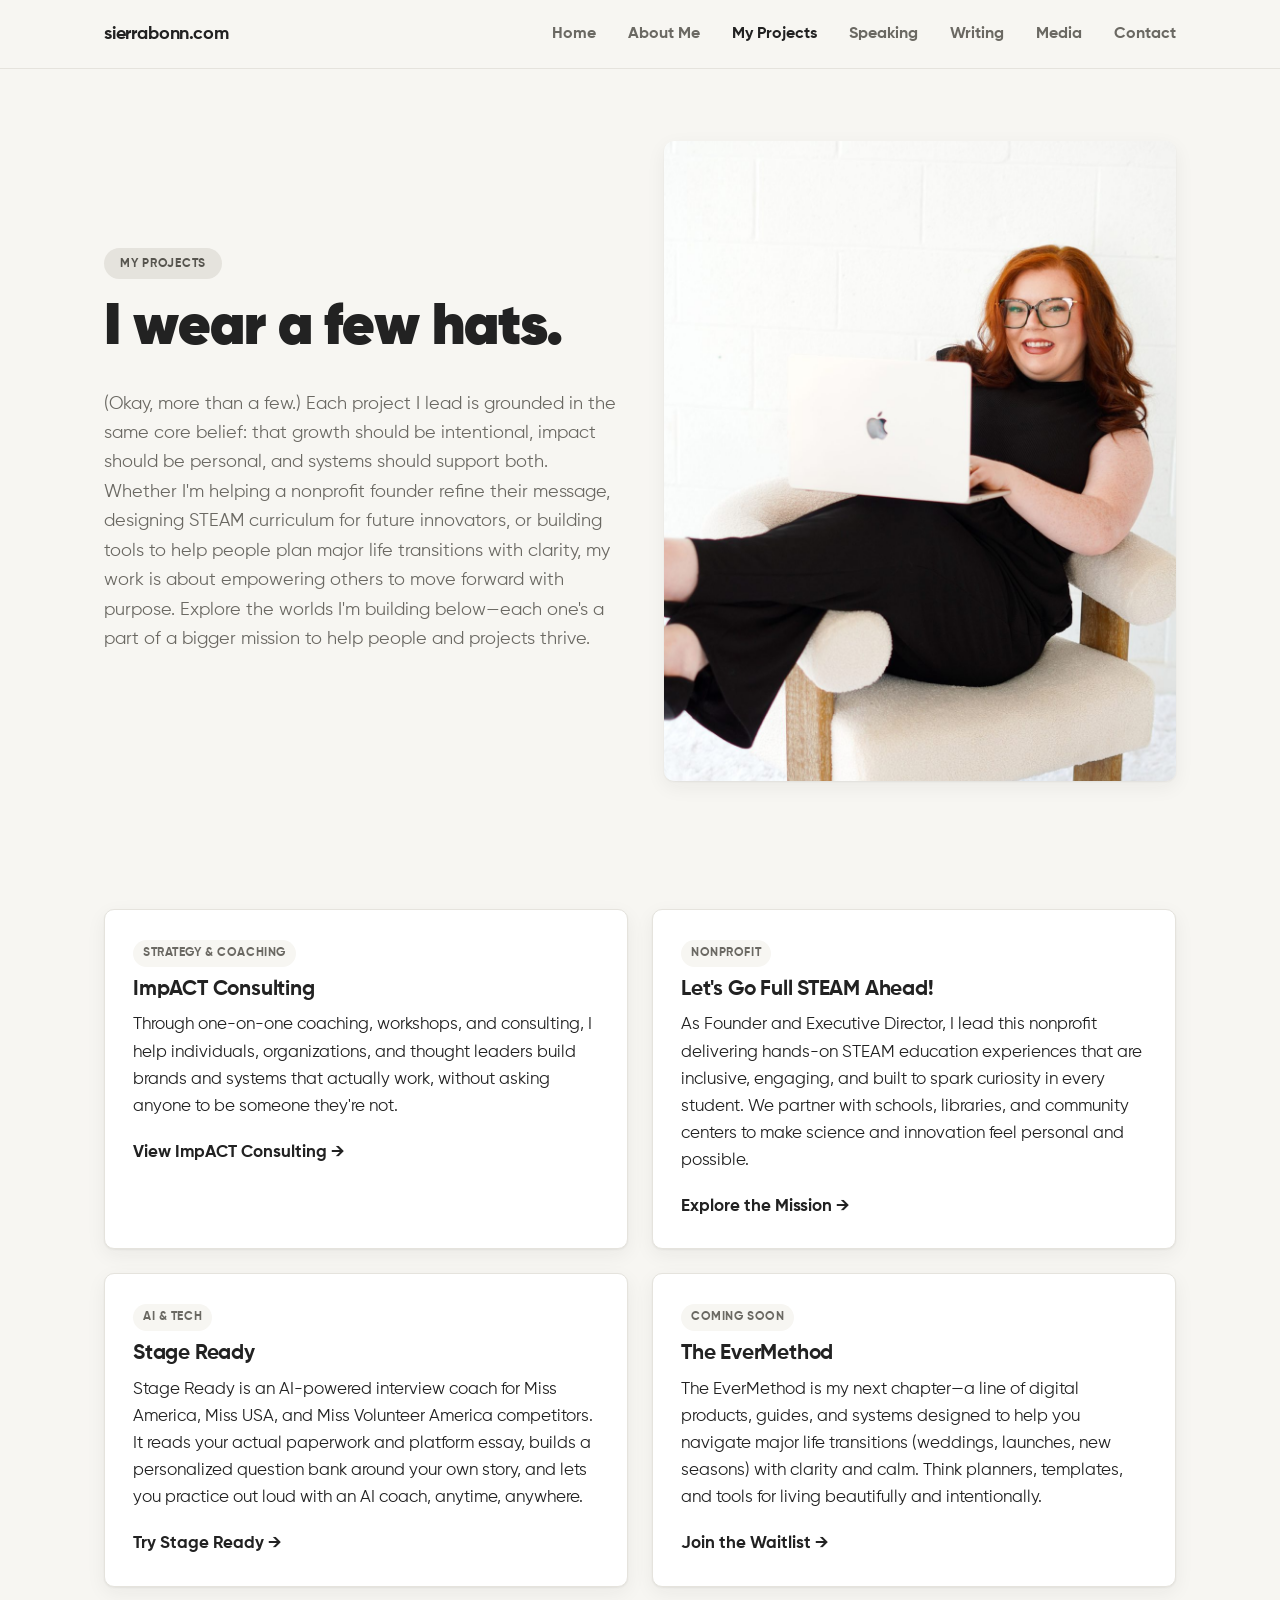
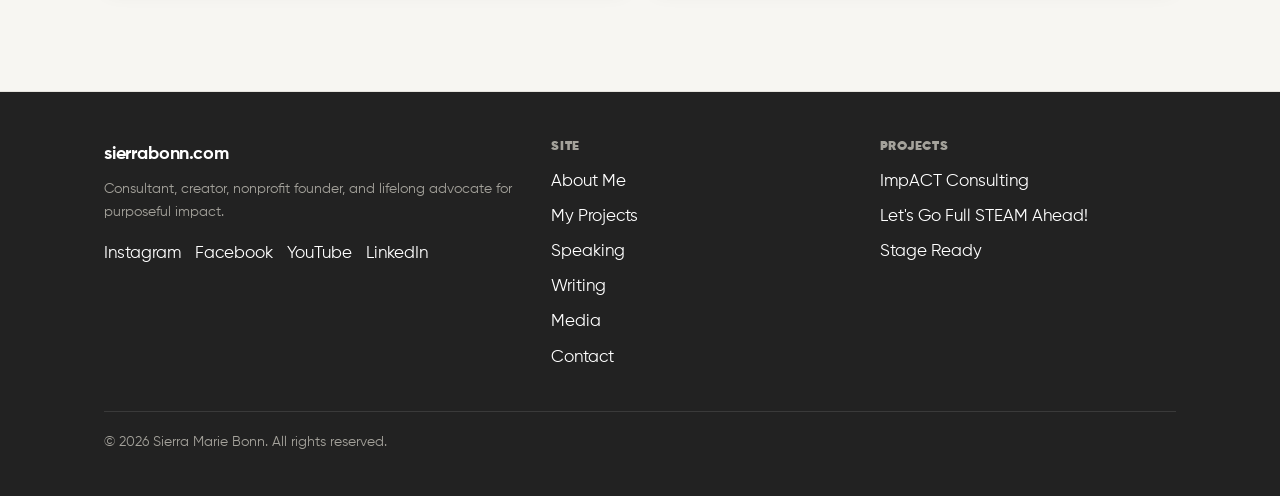
<file: my-projects.html>
<!DOCTYPE html>
<html lang="en">
<head>
<meta charset="UTF-8">
<meta name="viewport" content="width=device-width, initial-scale=1">
<title>My Projects | Sierra Marie Bonn</title>
<meta name="description" content="Explore Sierra Marie Bonn's projects: ImpACT Consulting, Let's Go Full STEAM Ahead!, Stage Ready, and The EverMethod.">
<link rel="canonical" href="https://sierrabonn.com/my-projects.html">
<meta property="og:type" content="website">
<meta property="og:title" content="My Projects | Sierra Marie Bonn">
<meta property="og:description" content="Explore Sierra Marie Bonn's projects: ImpACT Consulting, Let's Go Full STEAM Ahead!, Stage Ready, and The EverMethod.">
<meta property="og:url" content="https://sierrabonn.com/my-projects.html">
<link rel="icon" href="/assets/images/favicon.png">
<link rel="apple-touch-icon" href="/assets/images/apple-touch-icon.png">
<link rel="stylesheet" href="/css/style.css">
<script type="application/ld+json">
{
  "@context": "https://schema.org",
  "@type": "ItemList",
  "name": "Sierra Marie Bonn's Projects",
  "itemListElement": [
    { "@type": "ListItem", "position": 1, "item": { "@type": "Organization", "name": "ImpACT Consulting", "url": "https://impactconsultingagency.org/" } },
    { "@type": "ListItem", "position": 2, "item": { "@type": "Organization", "name": "Let's Go Full STEAM Ahead!", "url": "https://letsgofullsteamahead.com/" } },
    { "@type": "ListItem", "position": 3, "item": { "@type": "SoftwareApplication", "name": "Stage Ready", "url": "https://smbonn.github.io/stage-ready-landing-page/", "applicationCategory": "EducationApplication" } }
  ]
}
</script>
</head>
<body>
<a class="skip-link" href="#main">Skip to content</a>
<header class="site-header">
  <div class="container">
    <a class="logo" href="/index.html">sierrabonn.com</a>
    <button class="nav-toggle" aria-expanded="false" aria-controls="primary-nav">&#9776; Menu</button>
    <nav class="primary-nav" id="primary-nav" aria-label="Primary">
      <ul>
        <li><a href="/index.html">Home</a></li>
        <li><a href="/about-me.html">About Me</a></li>
        <li><a href="/my-projects.html" aria-current="page">My Projects</a></li>
        <li><a href="/speaking.html">Speaking</a></li>
        <li><a href="/writing.html">Writing</a></li>
        <li><a href="/media.html">Media</a></li>
        <li><a href="/contact.html">Contact</a></li>
      </ul>
    </nav>
  </div>
</header>

<main id="main">
  <section class="hero align-left">
    <div class="container grid grid-2" style="align-items:center; gap:48px;">
      <div>
        <span class="eyebrow">My projects</span>
        <h1>I wear a few hats.</h1>
        <p class="lede">(Okay, more than a few.) Each project I lead is grounded in the same core belief: that growth should be intentional, impact should be personal, and systems should support both. Whether I'm helping a nonprofit founder refine their message, designing STEAM curriculum for future innovators, or building tools to help people plan major life transitions with clarity, my work is about empowering others to move forward with purpose. Explore the worlds I'm building below&mdash;each one's a part of a bigger mission to help people and projects thrive.</p>
      </div>
      <img class="photo-feature" src="/assets/images/sitting-computer-smiling.jpeg" alt="Sierra Marie Bonn working on her laptop" loading="lazy">
    </div>
  </section>

  <section>
    <div class="container grid grid-2">
      <div class="card">
        <span class="tag">Strategy &amp; Coaching</span>
        <h3>ImpACT Consulting</h3>
        <p>Through one-on-one coaching, workshops, and consulting, I help individuals, organizations, and thought leaders build brands and systems that actually work, without asking anyone to be someone they're not.</p>
        <a class="card-link" href="https://impactconsultingagency.org/">View ImpACT Consulting &rarr;</a>
      </div>
      <div class="card">
        <span class="tag">Nonprofit</span>
        <h3>Let's Go Full STEAM Ahead!</h3>
        <p>As Founder and Executive Director, I lead this nonprofit delivering hands-on STEAM education experiences that are inclusive, engaging, and built to spark curiosity in every student. We partner with schools, libraries, and community centers to make science and innovation feel personal and possible.</p>
        <a class="card-link" href="https://letsgofullsteamahead.com/">Explore the Mission &rarr;</a>
      </div>
      <div class="card">
        <span class="tag">AI &amp; Tech</span>
        <h3>Stage Ready</h3>
        <p>Stage Ready is an AI-powered interview coach for Miss America, Miss USA, and Miss Volunteer America competitors. It reads your actual paperwork and platform essay, builds a personalized question bank around your own story, and lets you practice out loud with an AI coach, anytime, anywhere.</p>
        <a class="card-link" href="https://smbonn.github.io/stage-ready-landing-page/">Try Stage Ready &rarr;</a>
      </div>
      <div class="card">
        <span class="tag">Coming Soon</span>
        <h3>The EverMethod</h3>
        <p>The EverMethod is my next chapter&mdash;a line of digital products, guides, and systems designed to help you navigate major life transitions (weddings, launches, new seasons) with clarity and calm. Think planners, templates, and tools for living beautifully and intentionally.</p>
        <a class="card-link" href="mailto:sierramariebonn@gmail.com?subject=EverMethod%20Waitlist">Join the Waitlist &rarr;</a>
      </div>
    </div>
  </section>
</main>

<footer class="site-footer">
  <div class="container">
    <div class="footer-grid">
      <div>
        <p class="logo" style="margin-bottom:10px;">sierrabonn.com</p>
        <p class="small" style="color:#a4a29b;">Consultant, creator, nonprofit founder, and lifelong advocate for purposeful impact.</p>
        <div class="footer-social">
          <a href="https://www.instagram.com/sierramariebonn/">Instagram</a>
          <a href="https://www.facebook.com/SierraMBonn/">Facebook</a>
          <a href="https://www.youtube.com/c/SierraMarieBonn/videos">YouTube</a>
          <a href="https://www.linkedin.com/in/sierramariebonn/">LinkedIn</a>
        </div>
      </div>
      <div>
        <h4>Site</h4>
        <ul>
          <li><a href="/about-me.html">About Me</a></li>
          <li><a href="/my-projects.html">My Projects</a></li>
          <li><a href="/speaking.html">Speaking</a></li>
          <li><a href="/writing.html">Writing</a></li>
          <li><a href="/media.html">Media</a></li>
          <li><a href="/contact.html">Contact</a></li>
        </ul>
      </div>
      <div>
        <h4>Projects</h4>
        <ul>
          <li><a href="https://impactconsultingagency.org/">ImpACT Consulting</a></li>
          <li><a href="https://letsgofullsteamahead.com/">Let's Go Full STEAM Ahead!</a></li>
          <li><a href="https://smbonn.github.io/stage-ready-landing-page/">Stage Ready</a></li>
        </ul>
      </div>
    </div>
    <div class="footer-bottom">
      <p>&copy; 2026 Sierra Marie Bonn. All rights reserved.</p>
    </div>
  </div>
</footer>
<script src="/js/main.js"></script>
</body>
</html>
</file>
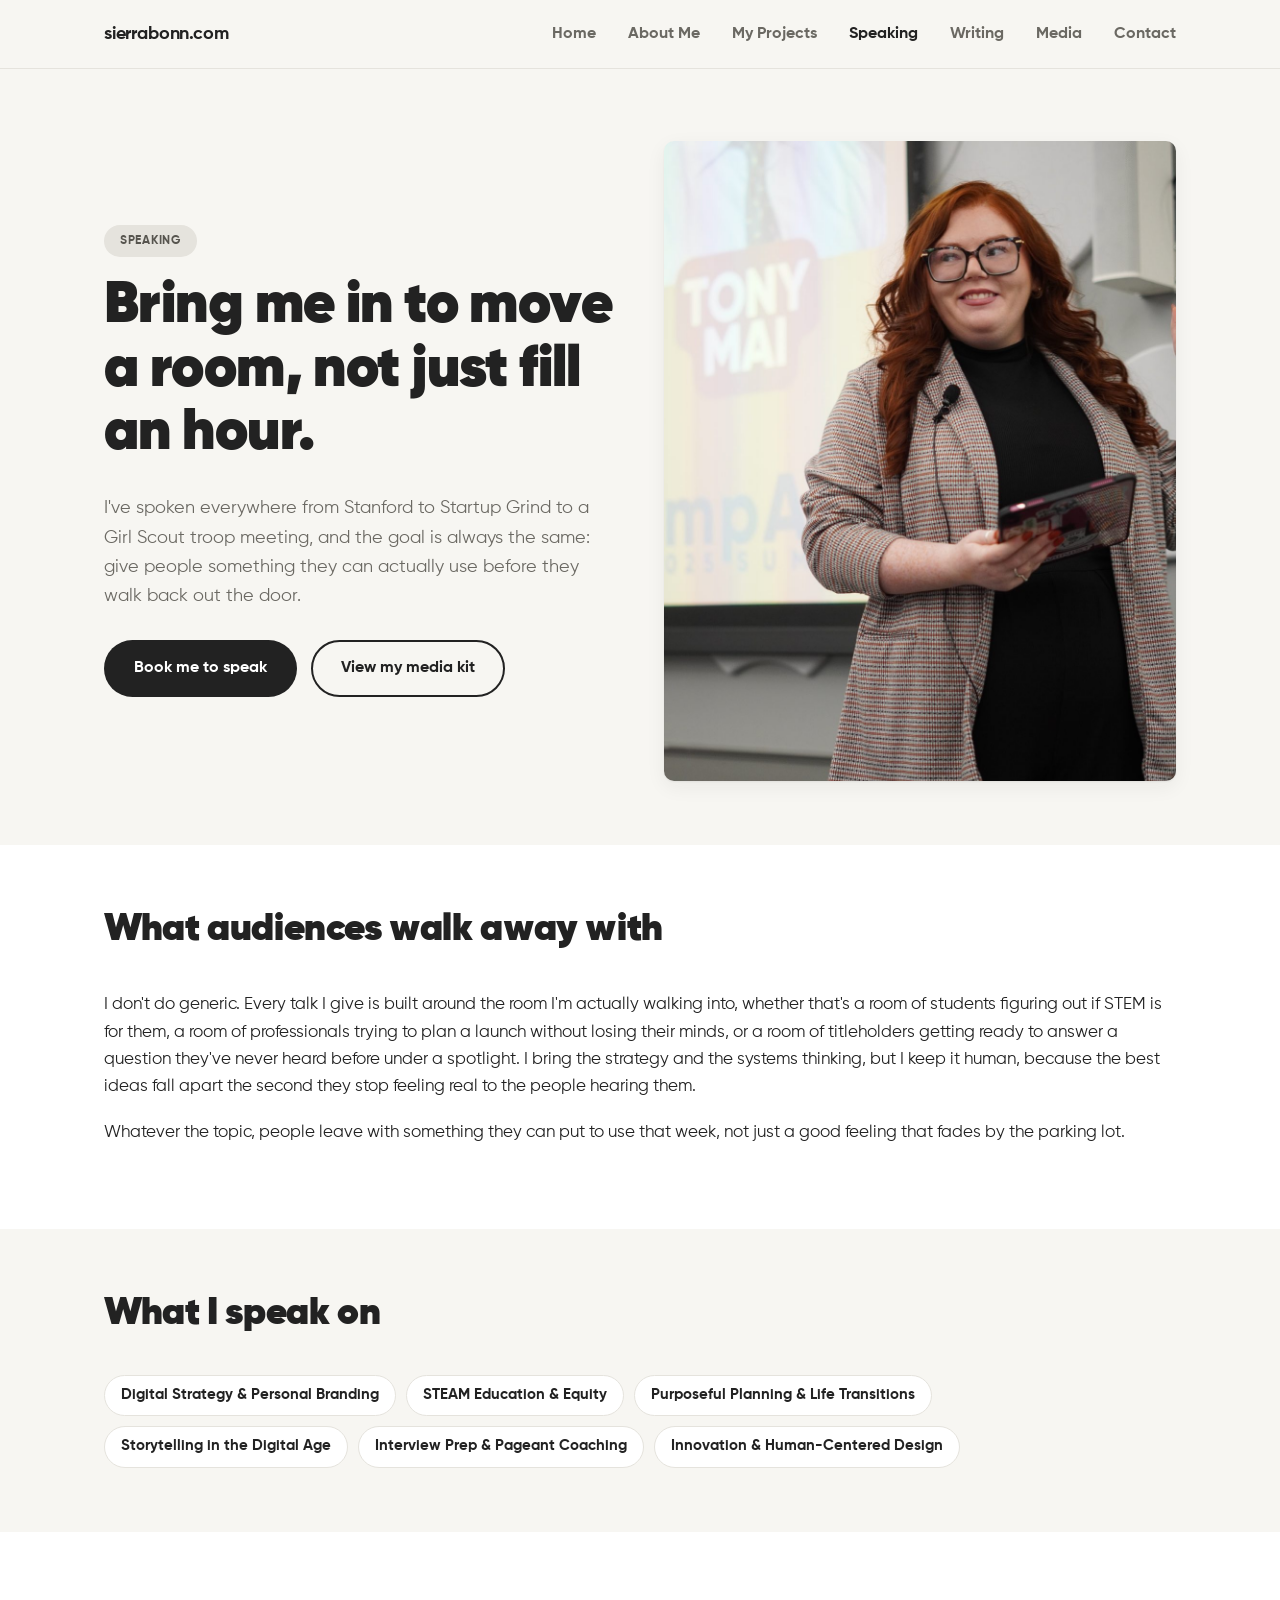
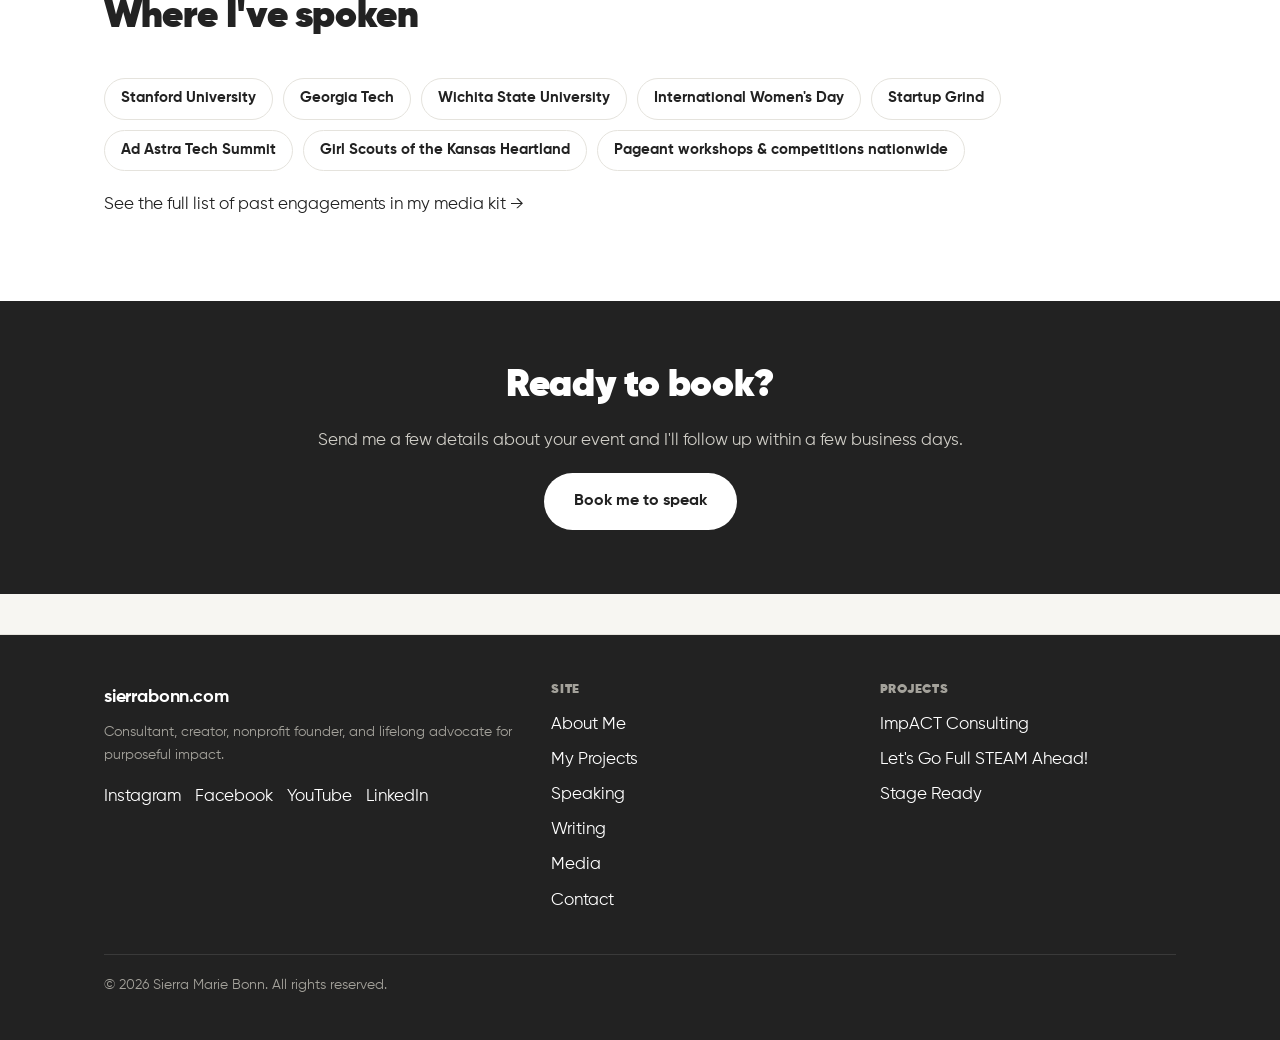
<file: speaking.html>
<!DOCTYPE html>
<html lang="en">
<head>
<meta charset="UTF-8">
<meta name="viewport" content="width=device-width, initial-scale=1">
<title>Speaking | Sierra Marie Bonn</title>
<meta name="description" content="Book Sierra Marie Bonn to speak on digital strategy, STEAM equity, storytelling, and purposeful planning for your next conference, workshop, or event.">
<link rel="canonical" href="https://sierrabonn.com/speaking.html">
<meta property="og:type" content="website">
<meta property="og:title" content="Speaking | Sierra Marie Bonn">
<meta property="og:description" content="Book Sierra Marie Bonn to speak on digital strategy, STEAM equity, storytelling, and purposeful planning.">
<meta property="og:url" content="https://sierrabonn.com/speaking.html">
<link rel="icon" href="/assets/images/favicon.png">
<link rel="apple-touch-icon" href="/assets/images/apple-touch-icon.png">
<link rel="stylesheet" href="/css/style.css">
<script type="application/ld+json">
{
  "@context": "https://schema.org",
  "@type": "Service",
  "serviceType": "Keynote Speaking",
  "provider": {
    "@type": "Person",
    "name": "Sierra Marie Bonn",
    "url": "https://sierrabonn.com/about-me.html"
  },
  "areaServed": "US",
  "audience": {
    "@type": "Audience",
    "audienceType": "Conferences, universities, nonprofits, and corporate teams"
  },
  "url": "https://sierrabonn.com/speaking.html"
}
</script>
</head>
<body>
<a class="skip-link" href="#main">Skip to content</a>
<header class="site-header">
  <div class="container">
    <a class="logo" href="/index.html">sierrabonn.com</a>
    <button class="nav-toggle" aria-expanded="false" aria-controls="primary-nav">&#9776; Menu</button>
    <nav class="primary-nav" id="primary-nav" aria-label="Primary">
      <ul>
        <li><a href="/index.html">Home</a></li>
        <li><a href="/about-me.html">About Me</a></li>
        <li><a href="/my-projects.html">My Projects</a></li>
        <li><a href="/speaking.html" aria-current="page">Speaking</a></li>
        <li><a href="/writing.html">Writing</a></li>
        <li><a href="/media.html">Media</a></li>
        <li><a href="/contact.html">Contact</a></li>
      </ul>
    </nav>
  </div>
</header>

<main id="main">
  <section class="hero align-left">
    <div class="container grid grid-2" style="align-items:center; gap:48px;">
      <div>
        <span class="eyebrow">Speaking</span>
        <h1>Bring me in to move a room, not just fill an hour.</h1>
        <p class="lede">I've spoken everywhere from Stanford to Startup Grind to a Girl Scout troop meeting, and the goal is always the same: give people something they can actually use before they walk back out the door.</p>
        <div class="hero-actions">
          <a class="btn btn-primary" href="https://impactconsulting361378.hbportal.co/schedule/69012b7ce7403600354c7712">Book me to speak</a>
          <a class="btn btn-outline" href="/media-kit.html">View my media kit</a>
        </div>
      </div>
      <img class="photo-feature" src="/assets/images/sierra-candid-summit.jpg" alt="Sierra Marie Bonn speaking at a summit" loading="lazy">
    </div>
  </section>

  <section class="section-alt">
    <div class="container">
      <div class="section-head align-left">
        <h2>What audiences walk away with</h2>
      </div>
      <p>I don't do generic. Every talk I give is built around the room I'm actually walking into, whether that's a room of students figuring out if STEM is for them, a room of professionals trying to plan a launch without losing their minds, or a room of titleholders getting ready to answer a question they've never heard before under a spotlight. I bring the strategy and the systems thinking, but I keep it human, because the best ideas fall apart the second they stop feeling real to the people hearing them.</p>
      <p>Whatever the topic, people leave with something they can put to use that week, not just a good feeling that fades by the parking lot.</p>
    </div>
  </section>

  <section>
    <div class="container">
      <div class="section-head align-left">
        <h2>What I speak on</h2>
      </div>
      <div class="pill-list">
        <span class="pill">Digital Strategy &amp; Personal Branding</span>
        <span class="pill">STEAM Education &amp; Equity</span>
        <span class="pill">Purposeful Planning &amp; Life Transitions</span>
        <span class="pill">Storytelling in the Digital Age</span>
        <span class="pill">Interview Prep &amp; Pageant Coaching</span>
        <span class="pill">Innovation &amp; Human-Centered Design</span>
      </div>
    </div>
  </section>

  <section class="section-alt">
    <div class="container">
      <div class="section-head align-left">
        <h2>Where I've spoken</h2>
      </div>
      <div class="pill-list">
        <span class="pill">Stanford University</span>
        <span class="pill">Georgia Tech</span>
        <span class="pill">Wichita State University</span>
        <span class="pill">International Women's Day</span>
        <span class="pill">Startup Grind</span>
        <span class="pill">Ad Astra Tech Summit</span>
        <span class="pill">Girl Scouts of the Kansas Heartland</span>
        <span class="pill">Pageant workshops &amp; competitions nationwide</span>
      </div>
      <p style="margin-top:20px;"><a href="/media-kit.html">See the full list of past engagements in my media kit &rarr;</a></p>
    </div>
  </section>

  <section class="section-black text-center">
    <div class="container">
      <h2>Ready to book?</h2>
      <p class="lede" style="margin-left:auto;margin-right:auto;">Send me a few details about your event and I'll follow up within a few business days.</p>
      <a class="btn btn-primary" href="https://impactconsulting361378.hbportal.co/schedule/69012b7ce7403600354c7712" style="background:#fff; color:#222;">Book me to speak</a>
    </div>
  </section>
</main>

<footer class="site-footer">
  <div class="container">
    <div class="footer-grid">
      <div>
        <p class="logo" style="margin-bottom:10px;">sierrabonn.com</p>
        <p class="small" style="color:#a4a29b;">Consultant, creator, nonprofit founder, and lifelong advocate for purposeful impact.</p>
        <div class="footer-social">
          <a href="https://www.instagram.com/sierramariebonn/">Instagram</a>
          <a href="https://www.facebook.com/SierraMBonn/">Facebook</a>
          <a href="https://www.youtube.com/c/SierraMarieBonn/videos">YouTube</a>
          <a href="https://www.linkedin.com/in/sierramariebonn/">LinkedIn</a>
        </div>
      </div>
      <div>
        <h4>Site</h4>
        <ul>
          <li><a href="/about-me.html">About Me</a></li>
          <li><a href="/my-projects.html">My Projects</a></li>
          <li><a href="/speaking.html">Speaking</a></li>
          <li><a href="/writing.html">Writing</a></li>
          <li><a href="/media.html">Media</a></li>
          <li><a href="/contact.html">Contact</a></li>
        </ul>
      </div>
      <div>
        <h4>Projects</h4>
        <ul>
          <li><a href="https://impactconsultingagency.org/">ImpACT Consulting</a></li>
          <li><a href="https://letsgofullsteamahead.com/">Let's Go Full STEAM Ahead!</a></li>
          <li><a href="https://smbonn.github.io/stage-ready-landing-page/">Stage Ready</a></li>
        </ul>
      </div>
    </div>
    <div class="footer-bottom">
      <p>&copy; 2026 Sierra Marie Bonn. All rights reserved.</p>
    </div>
  </div>
</footer>
<script src="/js/main.js"></script>
</body>
</html>
</file>
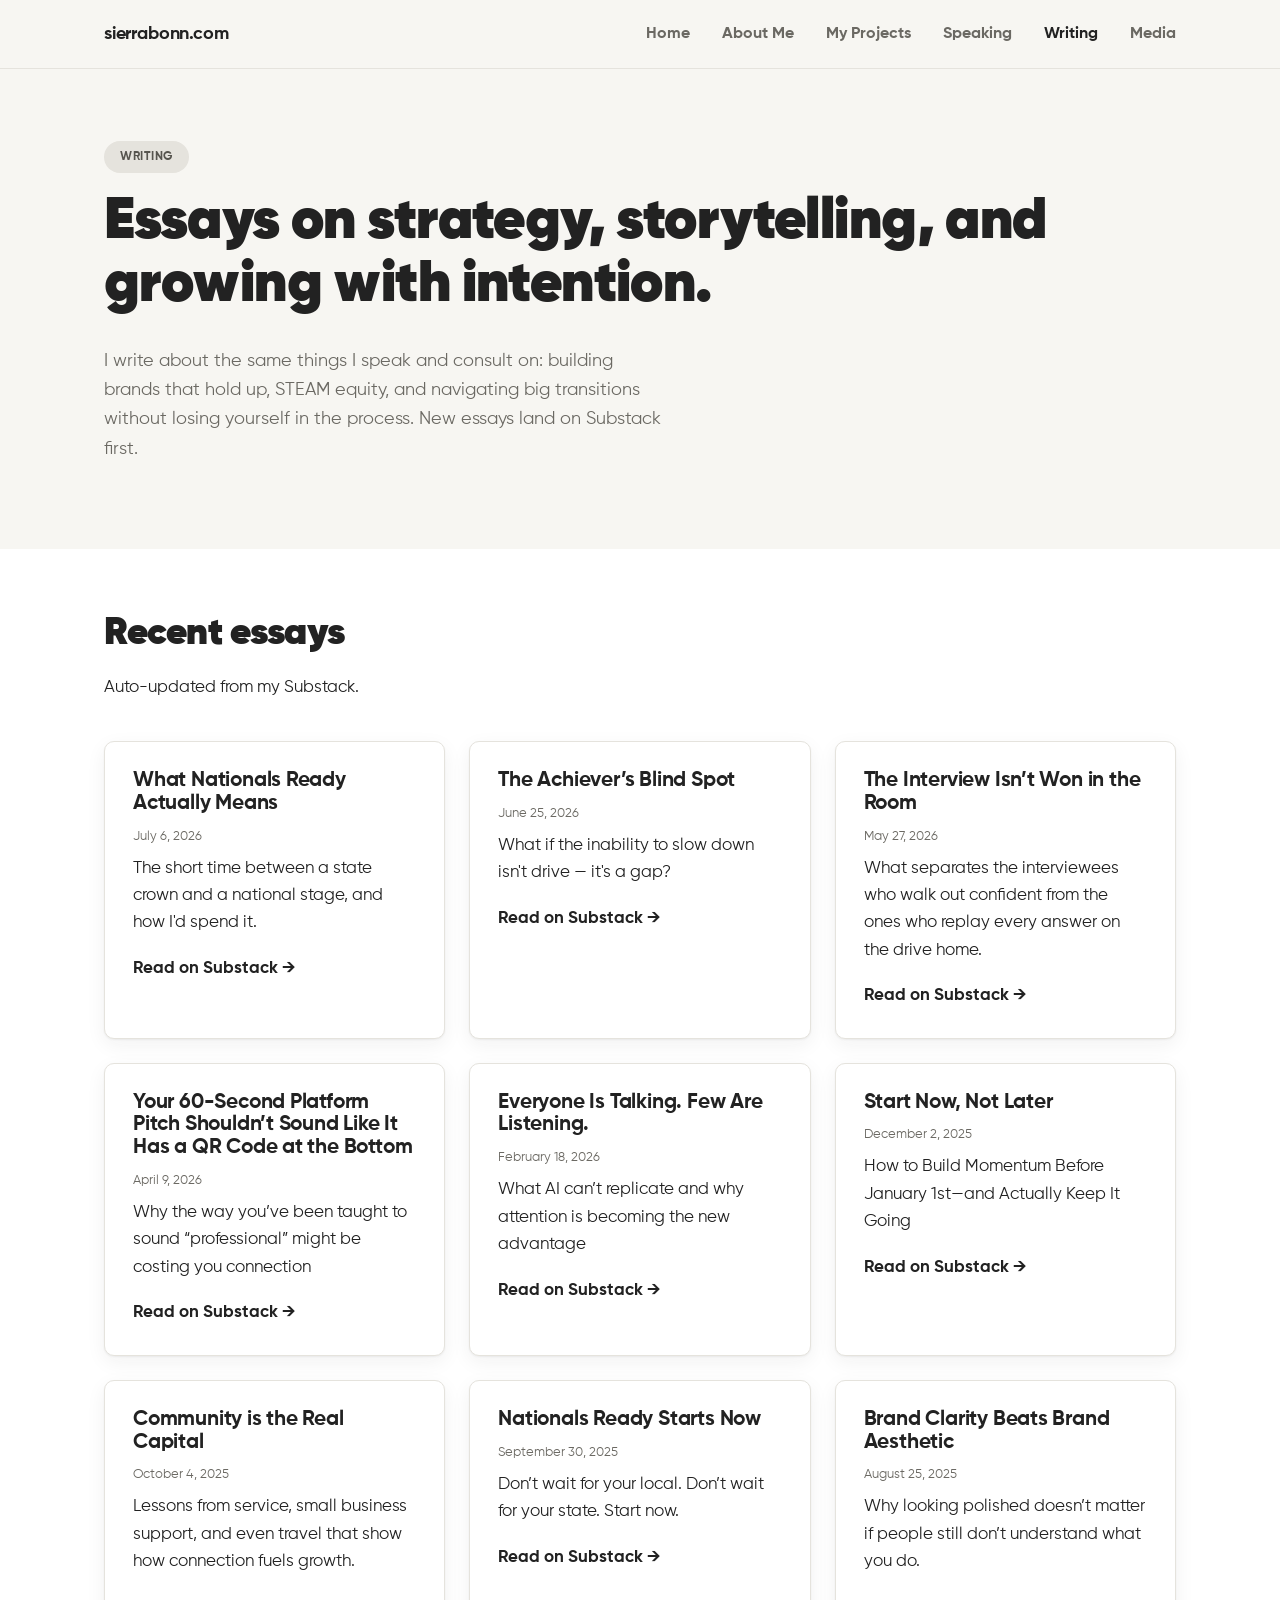
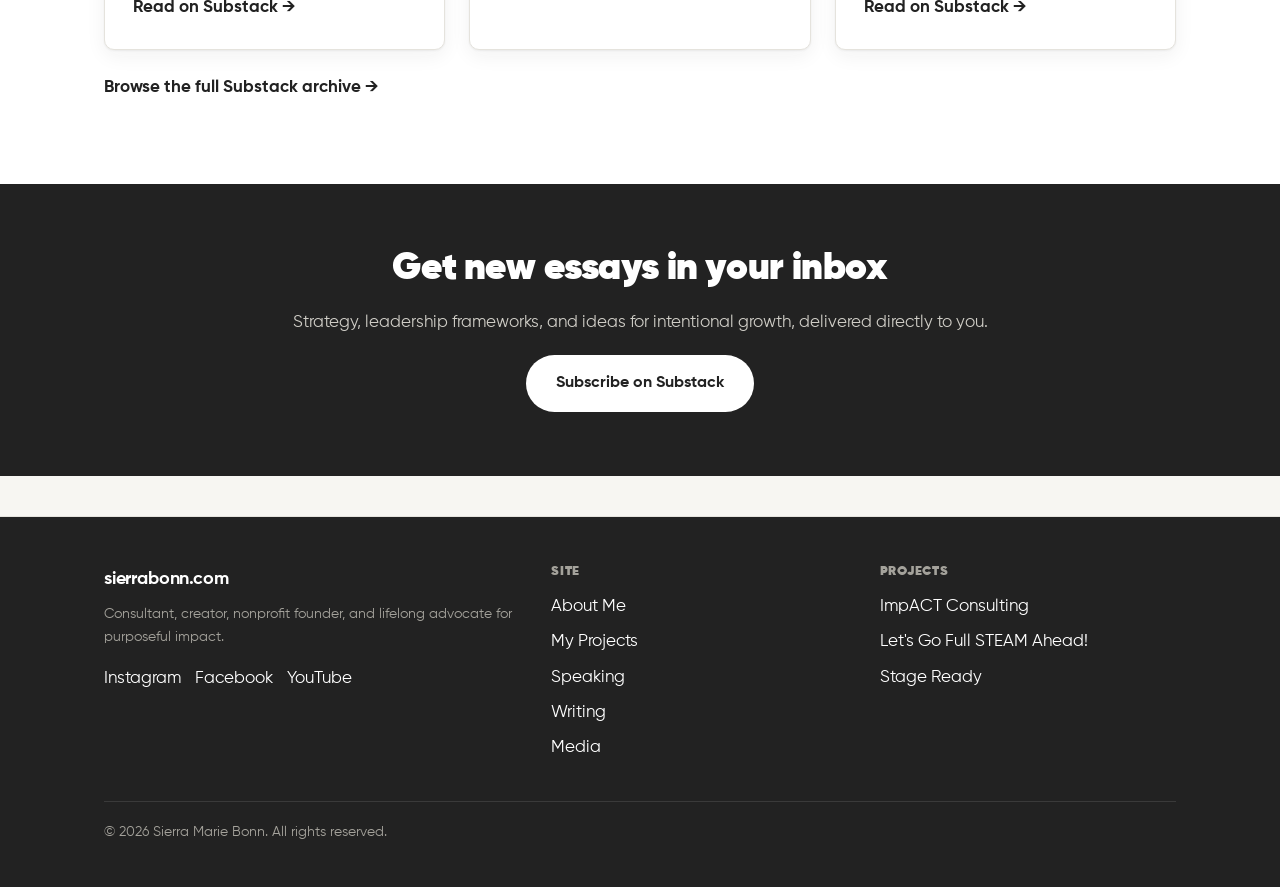
<file: writing.html>
<!DOCTYPE html>
<html lang="en">
<head>
<meta charset="UTF-8">
<meta name="viewport" content="width=device-width, initial-scale=1">
<title>Writing | Sierra Marie Bonn</title>
<meta name="description" content="Essays from Sierra Marie Bonn on strategy, storytelling, STEAM equity, and growing with intention, auto-synced from her Substack.">
<link rel="canonical" href="https://sierrabonn.com/writing.html">
<meta property="og:type" content="website">
<meta property="og:title" content="Writing | Sierra Marie Bonn">
<meta property="og:description" content="Essays from Sierra Marie Bonn on strategy, storytelling, STEAM equity, and growing with intention.">
<meta property="og:url" content="https://sierrabonn.com/writing.html">
<link rel="icon" href="/assets/images/favicon.png">
<link rel="apple-touch-icon" href="/assets/images/apple-touch-icon.png">
<link rel="stylesheet" href="/css/style.css">
<script type="application/ld+json">
{
  "@context": "https://schema.org",
  "@type": "Blog",
  "name": "Sierra Marie Bonn's Writing",
  "url": "https://sierrabonn.com/writing.html",
  "author": { "@type": "Person", "name": "Sierra Marie Bonn" }
}
</script>
</head>
<body>
<a class="skip-link" href="#main">Skip to content</a>
<header class="site-header">
  <div class="container">
    <a class="logo" href="/index.html">sierrabonn.com</a>
    <button class="nav-toggle" aria-expanded="false" aria-controls="primary-nav">&#9776; Menu</button>
    <nav class="primary-nav" id="primary-nav" aria-label="Primary">
      <ul>
        <li><a href="/index.html">Home</a></li>
        <li><a href="/about-me.html">About Me</a></li>
        <li><a href="/my-projects.html">My Projects</a></li>
        <li><a href="/speaking.html">Speaking</a></li>
        <li><a href="/writing.html" aria-current="page">Writing</a></li>
        <li><a href="/media.html">Media</a></li>
      </ul>
    </nav>
  </div>
</header>

<main id="main">
  <section class="hero align-left">
    <div class="container">
      <span class="eyebrow">Writing</span>
      <h1>Essays on strategy, storytelling, and growing with intention.</h1>
      <p class="lede">I write about the same things I speak and consult on: building brands that hold up, STEAM equity, and navigating big transitions without losing yourself in the process. New essays land on Substack first.</p>
    </div>
  </section>

  <section class="section-alt">
    <div class="container">
      <div class="section-head align-left">
        <h2>Recent essays</h2>
        <p>Auto-updated from <a href="https://sierramariebonn.substack.com/">my Substack</a>.</p>
      </div>
      <div class="grid grid-3" id="substack-feed">
        <p class="feed-status">Loading recent essays&hellip;</p>
      </div>
      <p style="margin-top:24px;"><a class="card-link" href="https://sierramariebonn.substack.com/">Browse the full Substack archive &rarr;</a></p>
    </div>
  </section>

  <section class="section-black text-center">
    <div class="container">
      <h2>Get new essays in your inbox</h2>
      <p class="lede" style="margin-left:auto;margin-right:auto;">Strategy, leadership frameworks, and ideas for intentional growth, delivered directly to you.</p>
      <a class="btn btn-primary" href="https://sierramariebonn.substack.com/subscribe" style="background:#fff; color:#222;">Subscribe on Substack</a>
    </div>
  </section>
</main>

<footer class="site-footer">
  <div class="container">
    <div class="footer-grid">
      <div>
        <p class="logo" style="margin-bottom:10px;">sierrabonn.com</p>
        <p class="small" style="color:#a4a29b;">Consultant, creator, nonprofit founder, and lifelong advocate for purposeful impact.</p>
        <div class="footer-social">
          <a href="https://www.instagram.com/sierramariebonn/">Instagram</a>
          <a href="https://www.facebook.com/SierraMBonn/">Facebook</a>
          <a href="https://www.youtube.com/c/SierraMarieBonn/videos">YouTube</a>
        </div>
      </div>
      <div>
        <h4>Site</h4>
        <ul>
          <li><a href="/about-me.html">About Me</a></li>
          <li><a href="/my-projects.html">My Projects</a></li>
          <li><a href="/speaking.html">Speaking</a></li>
          <li><a href="/writing.html">Writing</a></li>
          <li><a href="/media.html">Media</a></li>
        </ul>
      </div>
      <div>
        <h4>Projects</h4>
        <ul>
          <li><a href="https://impactconsultingagency.org/">ImpACT Consulting</a></li>
          <li><a href="https://letsgofullsteamahead.com/">Let's Go Full STEAM Ahead!</a></li>
          <li><a href="https://smbonn.github.io/stage-ready-landing-page/">Stage Ready</a></li>
        </ul>
      </div>
    </div>
    <div class="footer-bottom">
      <p>&copy; 2026 Sierra Marie Bonn. All rights reserved.</p>
    </div>
  </div>
</footer>
<script src="/js/main.js"></script>
<script src="/js/substack-feed.js"></script>
</body>
</html>
</file>
<file: css/style.css>
/* ==========================================================================
   sierrabonn.com — Personal site stylesheet
   Monochrome brand: soft black, white, off-white. Gilroy throughout
   (no separate display font) — distinct from the ImpACT Consulting brand
   kit on purpose, per Sierra's direction.
   ========================================================================== */

:root {
  --black: #222222;      /* soft black, not pure #000 — primary text, headlines, buttons */
  --white: #ffffff;
  --off-white: #f7f6f2;  /* page background */
  --line: #e5e3dd;       /* borders, dividers */
  --muted: #6b6963;      /* secondary/caption text */
  --muted-strong: #57554f; /* muted text on --line backgrounds (e.g. eyebrow pill) — needed for 4.5:1 AA contrast */

  --font-body: "Gilroy", -apple-system, BlinkMacSystemFont, "Segoe UI", sans-serif;

  --maxw: 1120px;
  --radius: 10px;
  --shadow-card: 0 1px 2px rgba(34,34,34,0.06), 0 6px 20px rgba(34,34,34,0.06);
  --focus-ring: 0 0 0 3px rgba(34,34,34,0.6); /* alpha raised from 0.35 — the old value composited to ~2.1:1 against white/off-white, below the 3:1 WCAG minimum for focus indicators */
}

@font-face {
  font-family: "Gilroy";
  src: url("/assets/fonts/Gilroy-Light.woff2") format("woff2");
  font-weight: 300; font-style: normal; font-display: swap;
}
@font-face {
  font-family: "Gilroy";
  src: url("/assets/fonts/Gilroy-Regular.woff2") format("woff2");
  font-weight: 400; font-style: normal; font-display: swap;
}
@font-face {
  font-family: "Gilroy";
  src: url("/assets/fonts/Gilroy-Medium.woff2") format("woff2");
  font-weight: 500; font-style: normal; font-display: swap;
}
@font-face {
  font-family: "Gilroy";
  src: url("/assets/fonts/Gilroy-Bold.woff2") format("woff2");
  font-weight: 700; font-style: normal; font-display: swap;
}
@font-face {
  font-family: "Gilroy";
  src: url("/assets/fonts/Gilroy-Heavy.woff2") format("woff2");
  font-weight: 800; font-style: normal; font-display: swap;
}

/* ---------- Reset ---------- */
*, *::before, *::after { box-sizing: border-box; }
html { scroll-behavior: smooth; }
body {
  margin: 0;
  background: var(--off-white);
  color: var(--black);
  font-family: var(--font-body);
  font-size: 17px;
  line-height: 1.6;
  -webkit-font-smoothing: antialiased;
}
img { max-width: 100%; display: block; height: auto; }
a { color: var(--black); text-decoration: none; }
a:hover { text-decoration: underline; }
h1, h2, h3, h4 {
  font-family: var(--font-body);
  font-weight: 800;
  line-height: 1.1;
  letter-spacing: -0.01em;
  color: var(--black);
  margin: 0 0 0.5em;
}
h1 { font-size: clamp(2.4rem, 4vw + 1rem, 3.6rem); }
h2 { font-size: clamp(1.7rem, 2vw + 1rem, 2.4rem); }
h3 { font-size: 1.3rem; font-weight: 700; }
p { margin: 0 0 1.1em; }
.container {
  max-width: var(--maxw);
  margin: 0 auto;
  padding: 0 24px;
}
.visually-hidden {
  position: absolute; width: 1px; height: 1px;
  overflow: hidden; clip: rect(0 0 0 0); white-space: nowrap;
}
.skip-link {
  position: absolute; left: -999px; top: 0;
  background: var(--black); color: #fff;
  padding: 10px 16px; z-index: 100; border-radius: 0 0 8px 0;
}
.skip-link:focus { left: 0; }

a:focus-visible, button:focus-visible, input:focus-visible,
select:focus-visible, textarea:focus-visible {
  outline: none;
  box-shadow: var(--focus-ring);
  border-radius: 4px;
}
/* The dark focus ring above has no contrast against black sections/footer —
   swap to a light ring wherever the backdrop is dark. */
.section-black a:focus-visible, .section-black button:focus-visible,
.site-footer a:focus-visible, .site-footer button:focus-visible {
  box-shadow: 0 0 0 3px rgba(255,255,255,0.85);
}
/* ...except links inside a white .card sitting on a black section — those
   need the dark ring back, since their immediate background is still white. */
.section-black .card a:focus-visible {
  box-shadow: var(--focus-ring);
}

/* ---------- Header / Nav ---------- */
.site-header {
  border-bottom: 1px solid var(--line);
  background: var(--off-white);
  position: sticky;
  top: 0;
  z-index: 50;
}
.site-header .container {
  display: flex;
  align-items: center;
  justify-content: space-between;
  padding-top: 20px;
  padding-bottom: 20px;
  gap: 24px;
}
.logo {
  font-weight: 700;
  font-size: 1.1rem;
  color: var(--black);
  letter-spacing: -0.01em;
}
.nav-toggle {
  display: none;
  align-items: center;
  justify-content: center;
  min-width: 44px;
  min-height: 44px;
  background: none;
  border: 1px solid var(--line);
  border-radius: 8px;
  padding: 8px 10px;
  font-size: 1.1rem;
  cursor: pointer;
  color: var(--black);
}
.primary-nav ul {
  list-style: none;
  display: flex;
  align-items: center;
  gap: 32px;
  margin: 0;
  padding: 0;
}
.primary-nav a {
  color: var(--muted);
  font-weight: 600;
  font-size: 0.98rem;
}
.primary-nav a:hover,
.primary-nav a[aria-current="page"] { color: var(--black); text-decoration: none; }

@media (max-width: 780px) {
  .nav-toggle { display: inline-flex; }
  .primary-nav {
    position: absolute;
    left: 0; right: 0; top: 100%;
    background: var(--off-white);
    border-bottom: 1px solid var(--line);
    display: none;
  }
  .primary-nav.open { display: block; }
  .primary-nav ul {
    flex-direction: column;
    align-items: stretch;
    gap: 0;
    padding: 8px 24px 20px;
  }
  .primary-nav li { border-top: 1px solid var(--line); }
  .primary-nav li:first-child { border-top: none; }
  .primary-nav a { display: block; padding: 14px 4px; }
}

/* ---------- Hero ---------- */
.hero { padding: 72px 0 64px; }
.hero.align-left { text-align: left; }
.hero-actions {
  display: flex;
  gap: 14px;
  flex-wrap: wrap;
  margin-top: 28px;
}
.hero .lede {
  font-size: 1.15rem;
  color: var(--muted);
  max-width: 560px;
}

/* ---------- Hero typewriter (index.html "intention.") ---------- */
.type-hero {
  display: inline-block;
  overflow: hidden;
  white-space: nowrap;
  vertical-align: bottom;
  width: 0;
  border-right: 0.08em solid currentColor;
  animation:
    type-hero-text 1.3s steps(10, end) 0.5s forwards,
    type-hero-caret 0.75s step-end infinite;
}
@keyframes type-hero-text {
  from { width: 0; }
  to { width: 10ch; }
}
@keyframes type-hero-caret {
  from, to { border-color: transparent; }
  50% { border-color: currentColor; }
}
@media (prefers-reduced-motion: reduce) {
  .type-hero {
    width: 10ch;
    border-right: none;
    animation: none;
  }
}

/* ---------- Buttons ---------- */
.btn {
  display: inline-block;
  padding: 14px 28px;
  border-radius: 999px;
  font-weight: 700;
  font-size: 0.98rem;
  border: 2px solid transparent;
  cursor: pointer;
}
.btn-primary { background: var(--black); color: #fff; }
.btn-primary:hover { background: #000; text-decoration: none; color: #fff; }
.btn-outline { border-color: var(--black); color: var(--black); background: transparent; }
.btn-outline:hover { background: var(--black); color: var(--off-white); text-decoration: none; }

/* ---------- Sections ---------- */
section { padding: 64px 0; }
.section-alt { background: var(--white); }
.section-black { background: var(--black); color: var(--off-white); }
.section-black h2, .section-black h1 { color: var(--white); }
.section-black .muted, .section-black p { color: #cfcdc6; }
/* Cards keep their normal (white-background) text colors even inside a
   black section — the light gray above is only for text sitting directly
   on the black background, and was failing contrast at ~1.6:1 on cards. */
.section-black .card,
.section-black .card p { color: var(--black); }
.section-head { max-width: 640px; margin: 0 auto 40px; }
.section-head.align-left { margin-left: 0; }
.eyebrow {
  display: inline-block;
  color: var(--muted-strong);
  background: var(--line);
  border-radius: 999px;
  padding: 6px 16px;
  font-weight: 700;
  font-size: 0.78rem;
  letter-spacing: 0.06em;
  text-transform: uppercase;
  margin-bottom: 18px;
}

/* ---------- Grid / Cards ---------- */
.grid { display: grid; gap: 24px; }
.grid-2 { grid-template-columns: repeat(2, 1fr); }
.grid-3 { grid-template-columns: repeat(3, 1fr); }
@media (max-width: 880px) {
  .grid-2, .grid-3 { grid-template-columns: 1fr; }
}
.card {
  background: var(--white);
  border: 1px solid var(--line);
  border-radius: var(--radius);
  padding: 28px;
  box-shadow: var(--shadow-card);
}
.card h3 { margin-bottom: 10px; }
.card .tag {
  display: inline-block;
  font-size: 0.72rem;
  font-weight: 700;
  letter-spacing: 0.05em;
  text-transform: uppercase;
  color: var(--muted);
  background: var(--off-white);
  padding: 4px 10px;
  border-radius: 999px;
  margin-bottom: 12px;
}
.card-link { font-weight: 700; }

/* Photo */
.photo-feature {
  width: 100%;
  aspect-ratio: 4 / 5;
  border-radius: var(--radius);
  box-shadow: var(--shadow-card);
  object-fit: cover;
}
.photo-feature-wide { aspect-ratio: 16 / 10; }

/* ---------- Topic pills (Media page: "what I speak on") ---------- */
.pill-list { display: flex; flex-wrap: wrap; gap: 10px; margin-top: 8px; }
.pill {
  display: inline-block;
  padding: 8px 16px;
  border: 1px solid var(--line);
  border-radius: 999px;
  font-size: 0.92rem;
  font-weight: 600;
  color: var(--black);
  background: var(--white);
}

/* ---------- Press / media mentions ---------- */
.press-item {
  display: flex;
  align-items: center;
  justify-content: space-between;
  gap: 16px;
  padding: 20px 0;
  border-bottom: 1px solid var(--line);
}
.press-item:last-child { border-bottom: none; }
.press-item .press-outlet { font-weight: 700; font-size: 1.02rem; }
.press-item .press-desc { color: var(--muted); font-size: 0.94rem; margin: 2px 0 0; }
.press-item .press-link { white-space: nowrap; font-weight: 700; }

/* ---------- Articles / Substack feed ---------- */
.article-card { display: flex; flex-direction: column; height: 100%; }
.article-card .meta { font-size: 0.82rem; color: var(--muted); margin-bottom: 8px; }
#substack-feed .card { min-height: 100%; }
.feed-status { color: var(--muted); font-size: 0.92rem; }

/* ---------- Footer ---------- */
.site-footer {
  border-top: 1px solid var(--line);
  background: var(--black);
  color: #cfcdc6;
  padding: 48px 0 28px;
  margin-top: 40px;
}
.site-footer a { color: #fff; }
.site-footer .logo { color: #fff; }
.footer-grid {
  display: grid;
  grid-template-columns: 1.4fr 1fr 1fr;
  gap: 32px;
  margin-bottom: 32px;
}
@media (max-width: 780px) {
  .footer-grid { grid-template-columns: 1fr 1fr; }
}
.footer-grid h4 {
  font-size: 0.8rem;
  text-transform: uppercase;
  letter-spacing: 0.06em;
  margin-bottom: 14px;
  color: #a4a29b;
}
.footer-grid ul { list-style: none; padding: 0; margin: 0; }
.footer-grid li { margin-bottom: 8px; }
.footer-social { display: flex; gap: 14px; margin-top: 14px; }
.footer-bottom {
  border-top: 1px solid #3a3a3a;
  padding-top: 20px;
  display: flex;
  justify-content: space-between;
  flex-wrap: wrap;
  gap: 10px;
  font-size: 0.85rem;
  color: #a4a29b;
}

/* ---------- Utility ---------- */
.text-center { text-align: center; }
.small { font-size: 0.9rem; color: var(--muted); }
</file>
